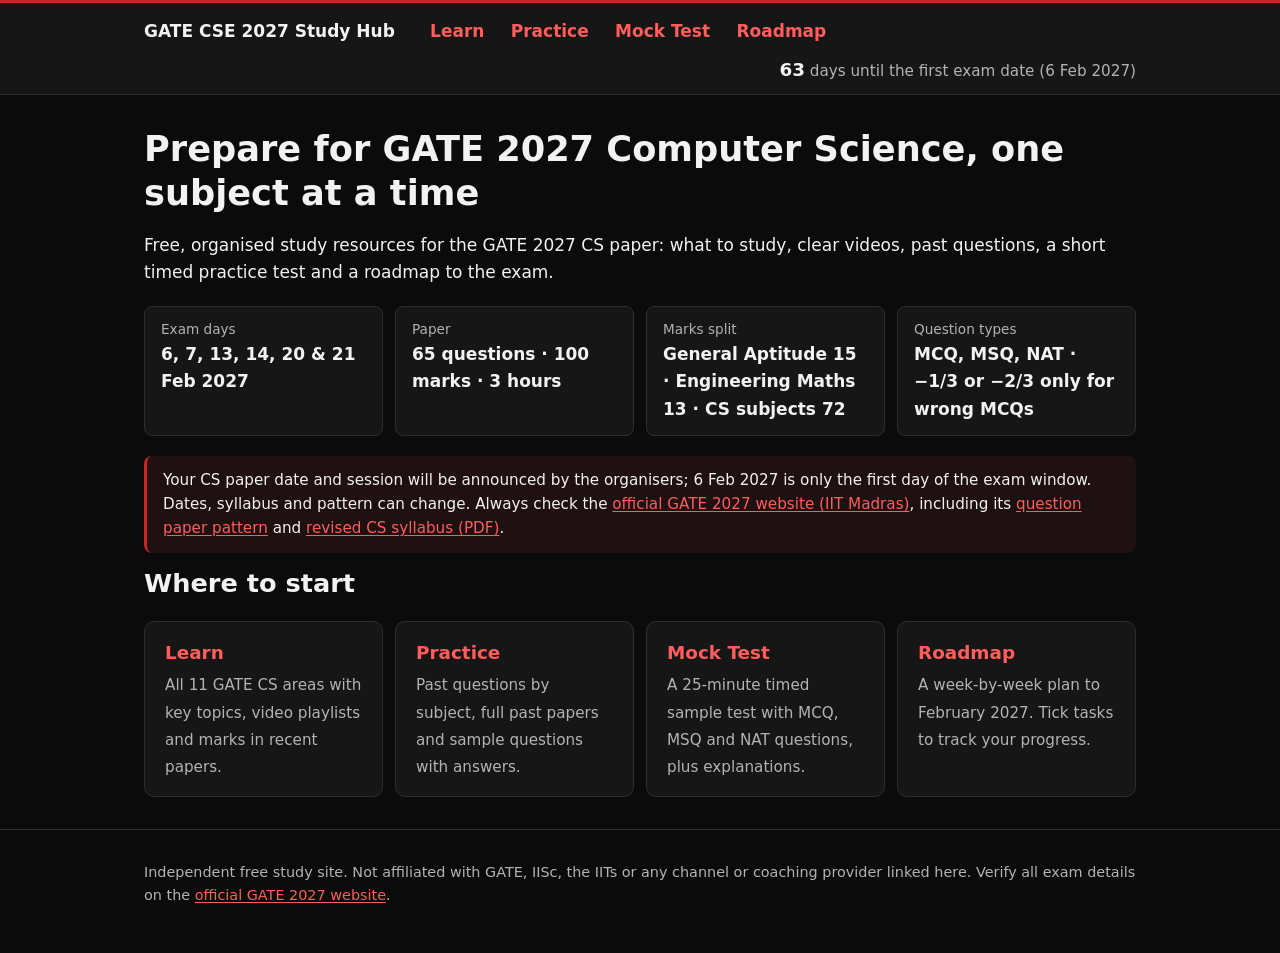
<file: index.html>
<!doctype html>
<html lang="en">
<head>
  <meta charset="utf-8">
  <meta name="viewport" content="width=device-width, initial-scale=1">
  <title>GATE CSE 2027 Study Hub – Free Videos, Practice, Mock Test &amp; Roadmap</title>
  <meta name="description" content="Free GATE 2027 Computer Science (CS) preparation hub: subject-wise syllabus, clear video playlists, past-question links, a timed sample mock test and a week-by-week roadmap to the February 2027 exam.">
  <meta name="theme-color" content="#0b0b0b">
  <link rel="icon" href="data:image/svg+xml,%3Csvg xmlns='http://www.w3.org/2000/svg' viewBox='0 0 32 32'%3E%3Crect width='32' height='32' rx='6' fill='%23c62828'/%3E%3Ctext x='16' y='22' font-size='16' text-anchor='middle' fill='white' font-family='sans-serif'%3EG%3C/text%3E%3C/svg%3E">
  <link rel="stylesheet" href="styles.css">
</head>
<body>
  <a class="skip" href="#main">Skip to content</a>

  <header class="site-header">
    <div class="wrap header-inner">
      <a class="brand" href="index.html" aria-current="page">GATE CSE 2027 Study Hub</a>
      <nav aria-label="Main">
        <ul>
          <li><a href="learn.html">Learn</a></li>
          <li><a href="practice.html">Practice</a></li>
          <li><a href="mock.html">Mock Test</a></li>
          <li><a href="roadmap.html">Roadmap</a></li>
        </ul>
      </nav>
      <p class="countdown" id="countdown" aria-live="polite">Calculating days until the first exam date…</p>
    </div>
  </header>

  <main id="main" class="wrap intro">
    <h1>Prepare for GATE 2027 Computer Science, one subject at a time</h1>
    <p>Free, organised study resources for the GATE 2027 CS paper: what to study, clear videos, past questions, a short timed practice test and a roadmap to the exam.</p>
    <dl class="facts">
      <div><dt>Exam days</dt><dd>6, 7, 13, 14, 20 &amp; 21 Feb 2027</dd></div>
      <div><dt>Paper</dt><dd>65 questions · 100 marks · 3 hours</dd></div>
      <div><dt>Marks split</dt><dd>General Aptitude 15 · Engineering Maths 13 · CS subjects 72</dd></div>
      <div><dt>Question types</dt><dd>MCQ, MSQ, NAT · −1/3 or −2/3 only for wrong MCQs</dd></div>
    </dl>
    <p class="note">Your CS paper date and session will be announced by the organisers; 6 Feb 2027 is only the first day of the exam window. Dates, syllabus and pattern can change. Always check the <a href="https://gate2027.iitm.ac.in/">official GATE 2027 website (IIT Madras)</a>, including its <a href="https://gate2027.iitm.ac.in/question_paper_pattern">question paper pattern</a> and <a href="https://gate2027.iitm.ac.in/static/doc/GATE2027_Syllabus/CS_GATE2027_Syllabus.pdf">revised CS syllabus (PDF)</a>.</p>

    <h2>Where to start</h2>
    <ul class="hub">
      <li><a class="hub-card" href="learn.html"><strong>Learn</strong><span>All 11 GATE CS areas with key topics, video playlists and marks in recent papers.</span></a></li>
      <li><a class="hub-card" href="practice.html"><strong>Practice</strong><span>Past questions by subject, full past papers and sample questions with answers.</span></a></li>
      <li><a class="hub-card" href="mock.html"><strong>Mock Test</strong><span>A 25-minute timed sample test with MCQ, MSQ and NAT questions, plus explanations.</span></a></li>
      <li><a class="hub-card" href="roadmap.html"><strong>Roadmap</strong><span>A week-by-week plan to February 2027. Tick tasks to track your progress.</span></a></li>
    </ul>
  </main>

  <footer class="site-footer">
    <div class="wrap">
      <p>Independent free study site. Not affiliated with GATE, IISc, the IITs or any channel or coaching provider linked here. Verify all exam details on the <a href="https://gate2027.iitm.ac.in/">official GATE 2027 website</a>.</p>
    </div>
  </footer>

  <script src="app.js"></script>
</body>
</html>
</file>
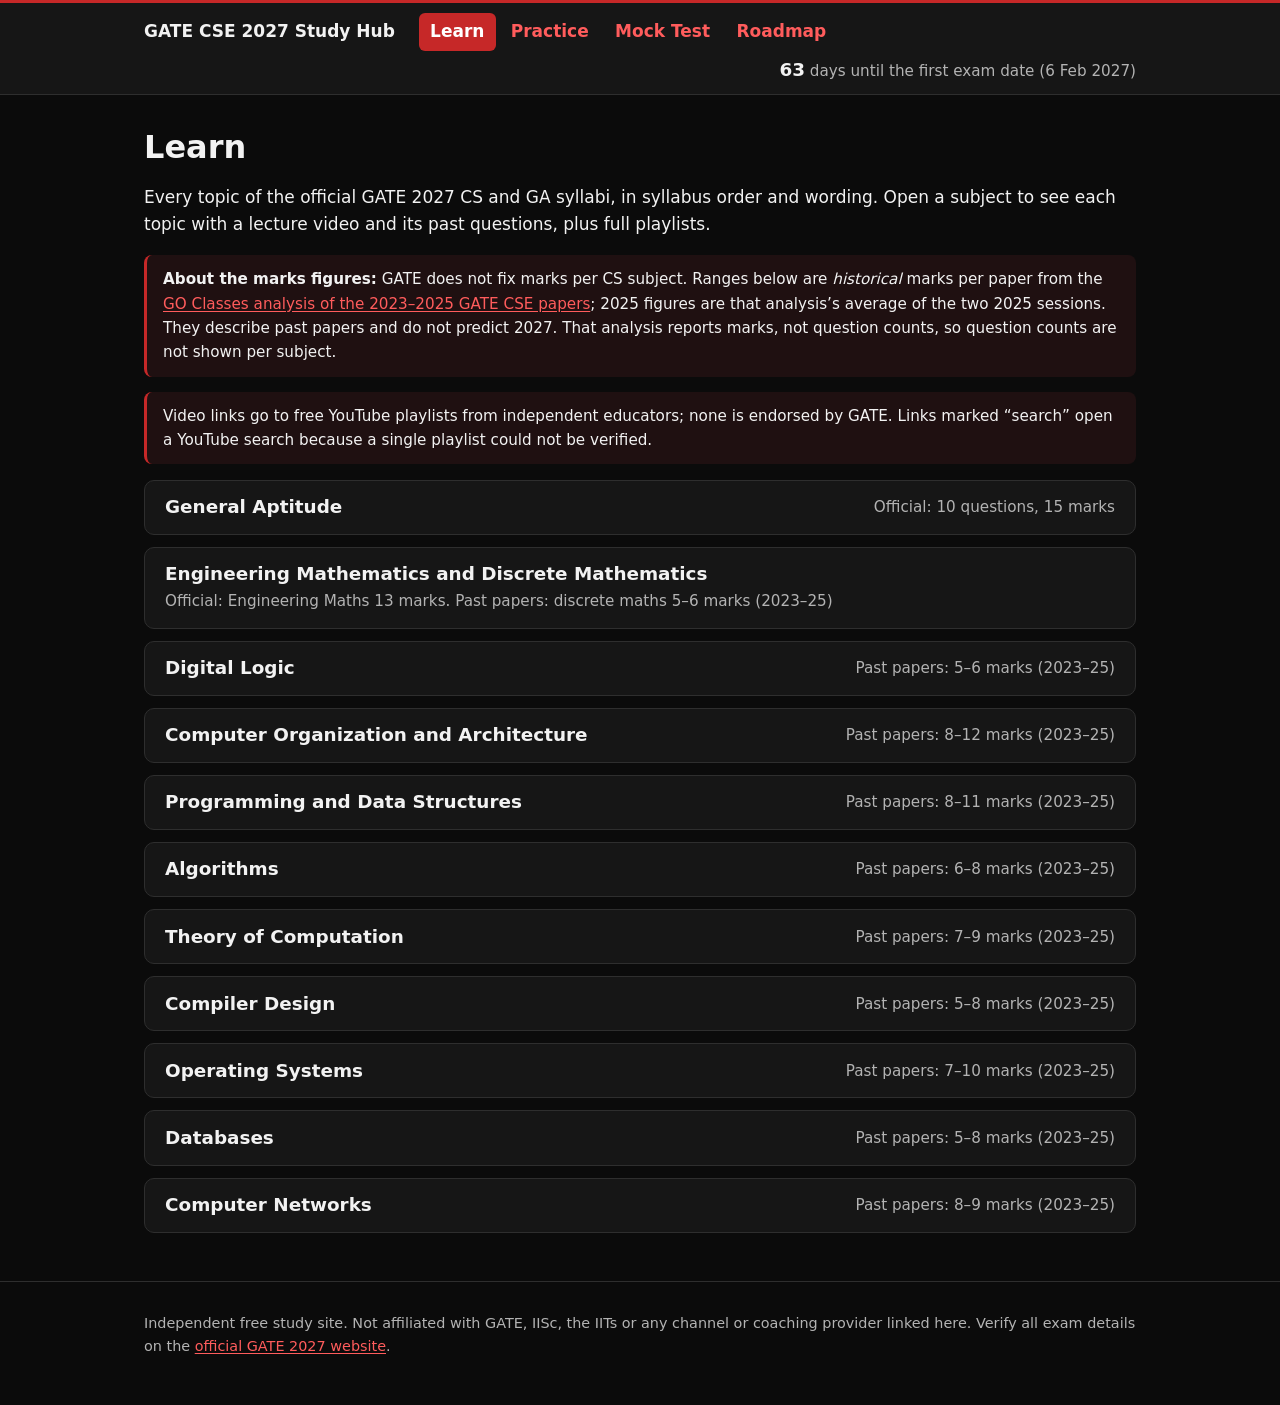
<file: learn.html>
<!doctype html>
<html lang="en">
<head>
  <meta charset="utf-8">
  <meta name="viewport" content="width=device-width, initial-scale=1">
  <title>Learn – GATE CSE 2027 Subjects, Topics &amp; Video Playlists</title>
  <meta name="description" content="GATE 2027 CS syllabus by subject: key topics, recent-paper marks, and free video playlists from Gate Smashers, Neso Academy, Abdul Bari and KnowledgeGATE.">
  <meta name="theme-color" content="#0b0b0b">
  <link rel="icon" href="data:image/svg+xml,%3Csvg xmlns='http://www.w3.org/2000/svg' viewBox='0 0 32 32'%3E%3Crect width='32' height='32' rx='6' fill='%23c62828'/%3E%3Ctext x='16' y='22' font-size='16' text-anchor='middle' fill='white' font-family='sans-serif'%3EG%3C/text%3E%3C/svg%3E">
  <link rel="stylesheet" href="styles.css">
</head>
<body>
  <a class="skip" href="#main">Skip to content</a>

  <header class="site-header">
    <div class="wrap header-inner">
      <a class="brand" href="index.html">GATE CSE 2027 Study Hub</a>
      <nav aria-label="Main">
        <ul>
          <li><a href="learn.html" aria-current="page">Learn</a></li>
          <li><a href="practice.html">Practice</a></li>
          <li><a href="mock.html">Mock Test</a></li>
          <li><a href="roadmap.html">Roadmap</a></li>
        </ul>
      </nav>
      <p class="countdown" id="countdown" aria-live="polite">Calculating days until the first exam date…</p>
    </div>
  </header>

  <main id="main" class="wrap section">
    <h1>Learn</h1>
    <p>Every topic of the official GATE 2027 CS and GA syllabi, in syllabus order and wording. Open a subject to see each topic with a lecture video and its past questions, plus full playlists.</p>
    <p class="note"><strong>About the marks figures:</strong> GATE does not fix marks per CS subject. Ranges below are <em>historical</em> marks per paper from the <a href="https://www.goclasses.in/blog/a-strategic-analysis-of-subject-wise-weightage-trends-in-gate-cse-2023-2025">GO Classes analysis of the 2023–2025 GATE CSE papers</a>; 2025 figures are that analysis’s average of the two 2025 sessions. They describe past papers and do not predict 2027. That analysis reports marks, not question counts, so question counts are not shown per subject.</p>
    <p class="note">Video links go to free YouTube playlists from independent educators; none is endorsed by GATE. Links marked “search” open a YouTube search because a single playlist could not be verified.</p>
    <div class="subjects" id="subjects"></div>
  </main>

  <footer class="site-footer">
    <div class="wrap">
      <p>Independent free study site. Not affiliated with GATE, IISc, the IITs or any channel or coaching provider linked here. Verify all exam details on the <a href="https://gate2027.iitm.ac.in/">official GATE 2027 website</a>.</p>
    </div>
  </footer>

  <script src="syllabus.js"></script>
  <script src="app.js"></script>
</body>
</html>
</file>
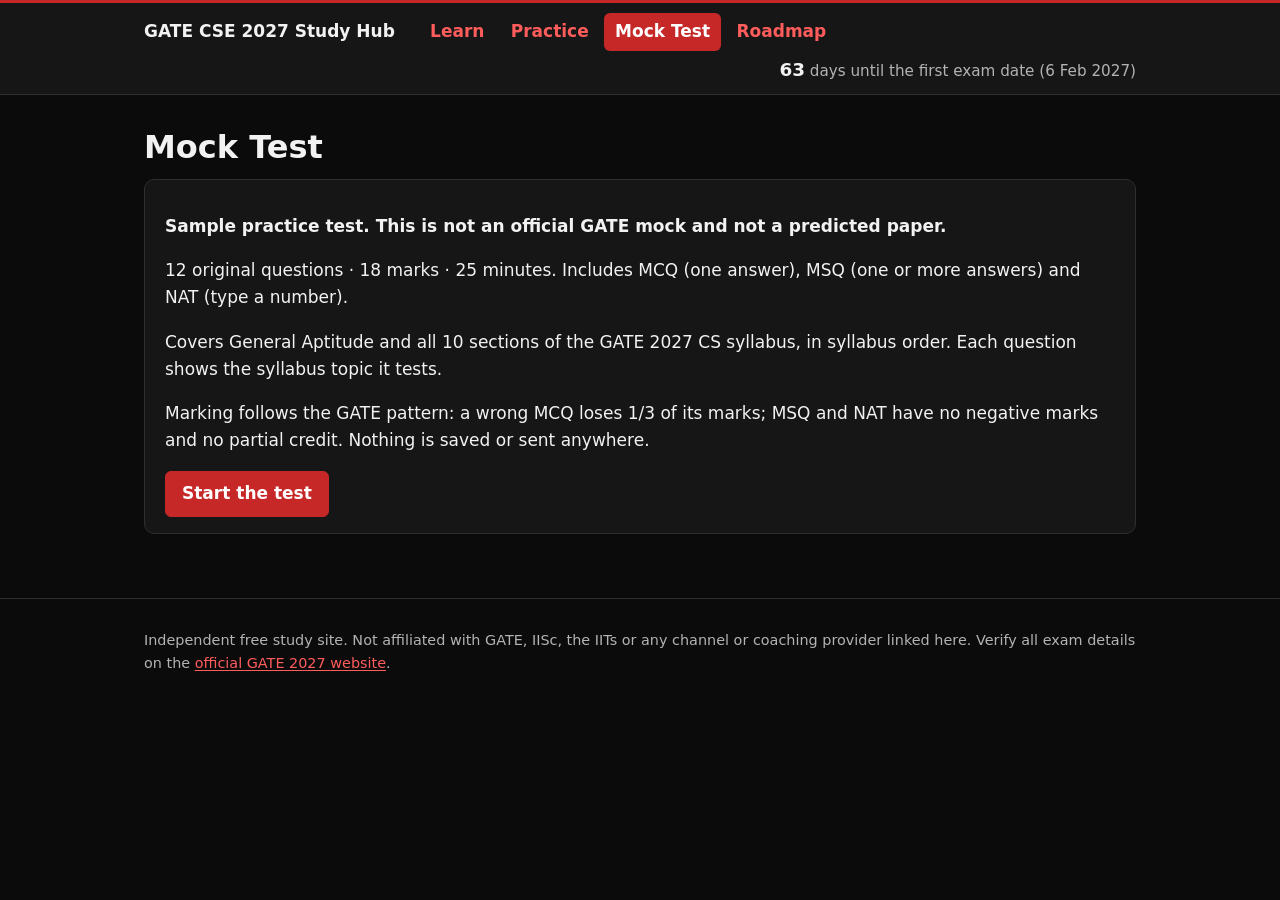
<file: mock.html>
<!doctype html>
<html lang="en">
<head>
  <meta charset="utf-8">
  <meta name="viewport" content="width=device-width, initial-scale=1">
  <title>Mock Test – Free Timed GATE CSE Sample Test</title>
  <meta name="description" content="A free 25-minute timed GATE CSE sample practice test with MCQ, MSQ and NAT questions, GATE-style negative marking, and answers with explanations.">
  <meta name="theme-color" content="#0b0b0b">
  <link rel="icon" href="data:image/svg+xml,%3Csvg xmlns='http://www.w3.org/2000/svg' viewBox='0 0 32 32'%3E%3Crect width='32' height='32' rx='6' fill='%23c62828'/%3E%3Ctext x='16' y='22' font-size='16' text-anchor='middle' fill='white' font-family='sans-serif'%3EG%3C/text%3E%3C/svg%3E">
  <link rel="stylesheet" href="styles.css">
</head>
<body>
  <a class="skip" href="#main">Skip to content</a>

  <header class="site-header">
    <div class="wrap header-inner">
      <a class="brand" href="index.html">GATE CSE 2027 Study Hub</a>
      <nav aria-label="Main">
        <ul>
          <li><a href="learn.html">Learn</a></li>
          <li><a href="practice.html">Practice</a></li>
          <li><a href="mock.html" aria-current="page">Mock Test</a></li>
          <li><a href="roadmap.html">Roadmap</a></li>
        </ul>
      </nav>
      <p class="countdown" id="countdown" aria-live="polite">Calculating days until the first exam date…</p>
    </div>
  </header>

  <main id="main" class="wrap section">
    <h1>Mock Test</h1>
    <div id="mock-root"></div>
  </main>

  <footer class="site-footer">
    <div class="wrap">
      <p>Independent free study site. Not affiliated with GATE, IISc, the IITs or any channel or coaching provider linked here. Verify all exam details on the <a href="https://gate2027.iitm.ac.in/">official GATE 2027 website</a>.</p>
    </div>
  </footer>

  <script src="app.js"></script>
</body>
</html>
</file>
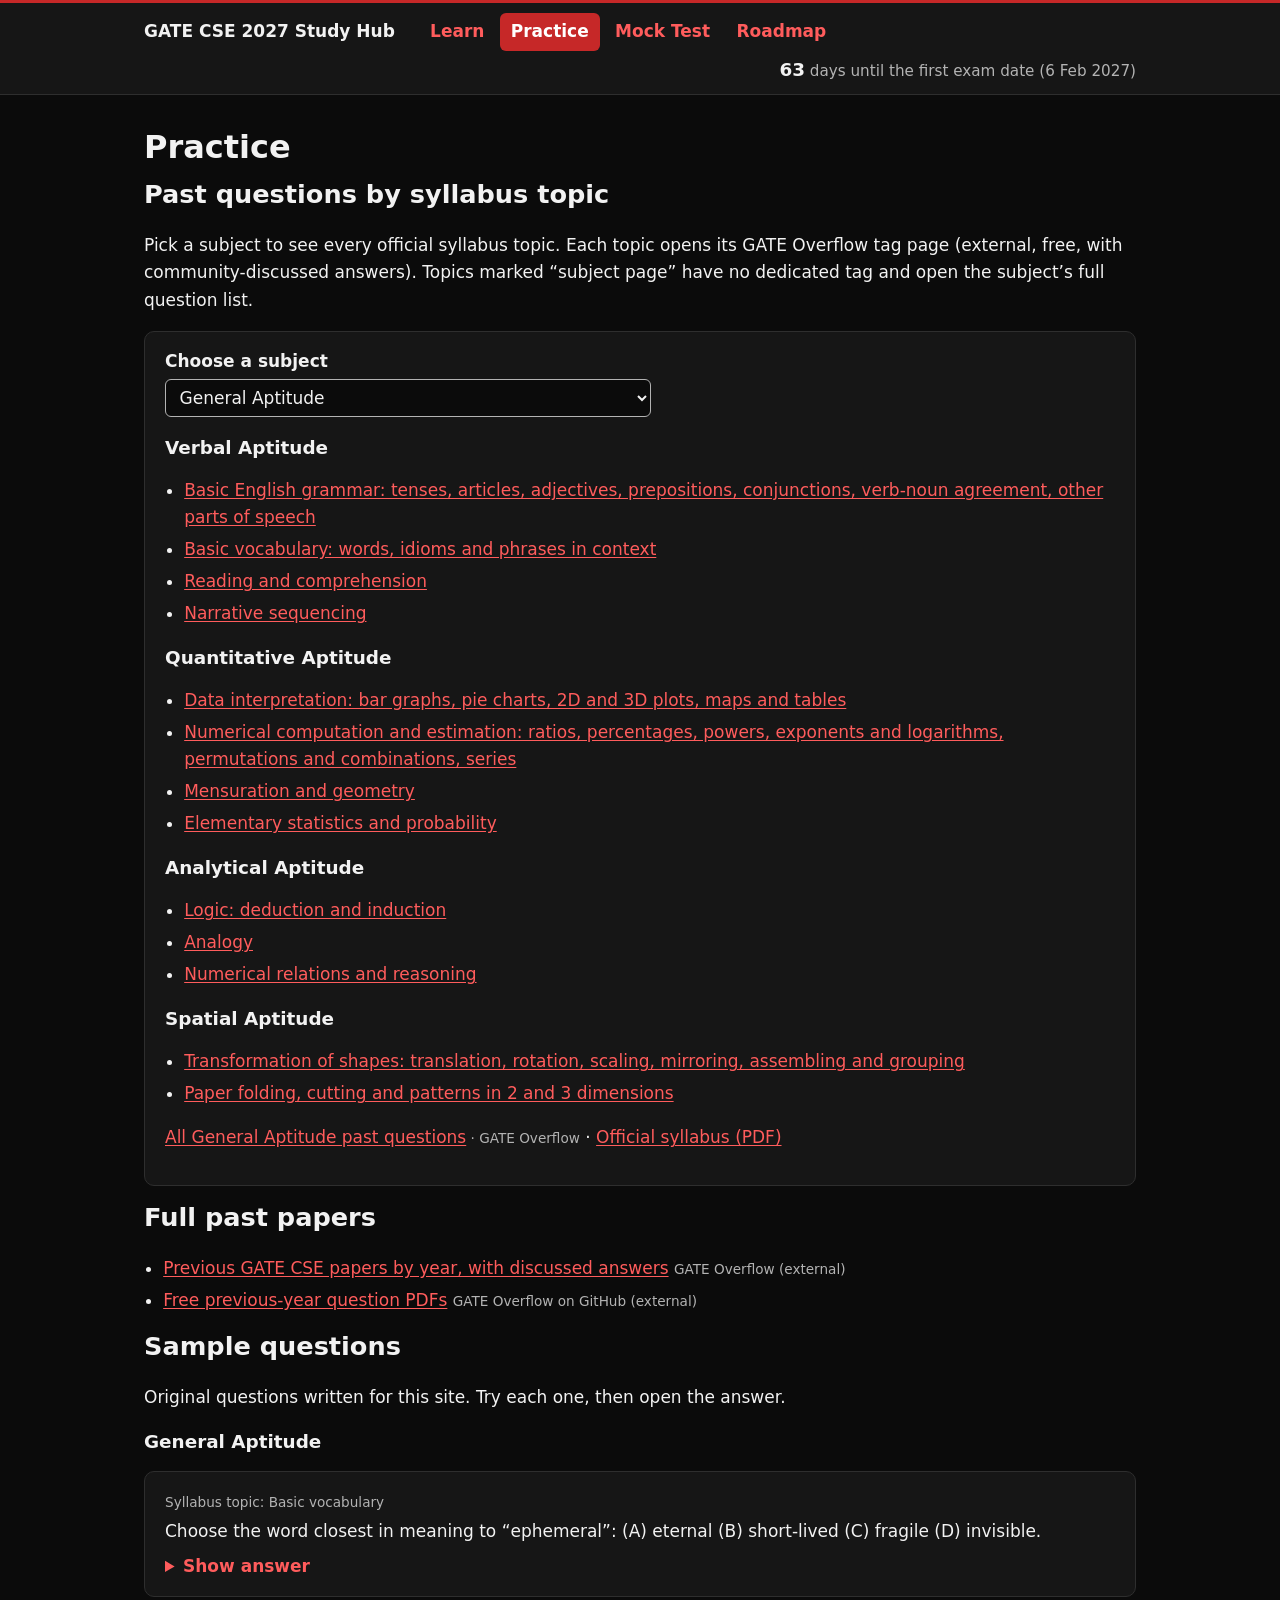
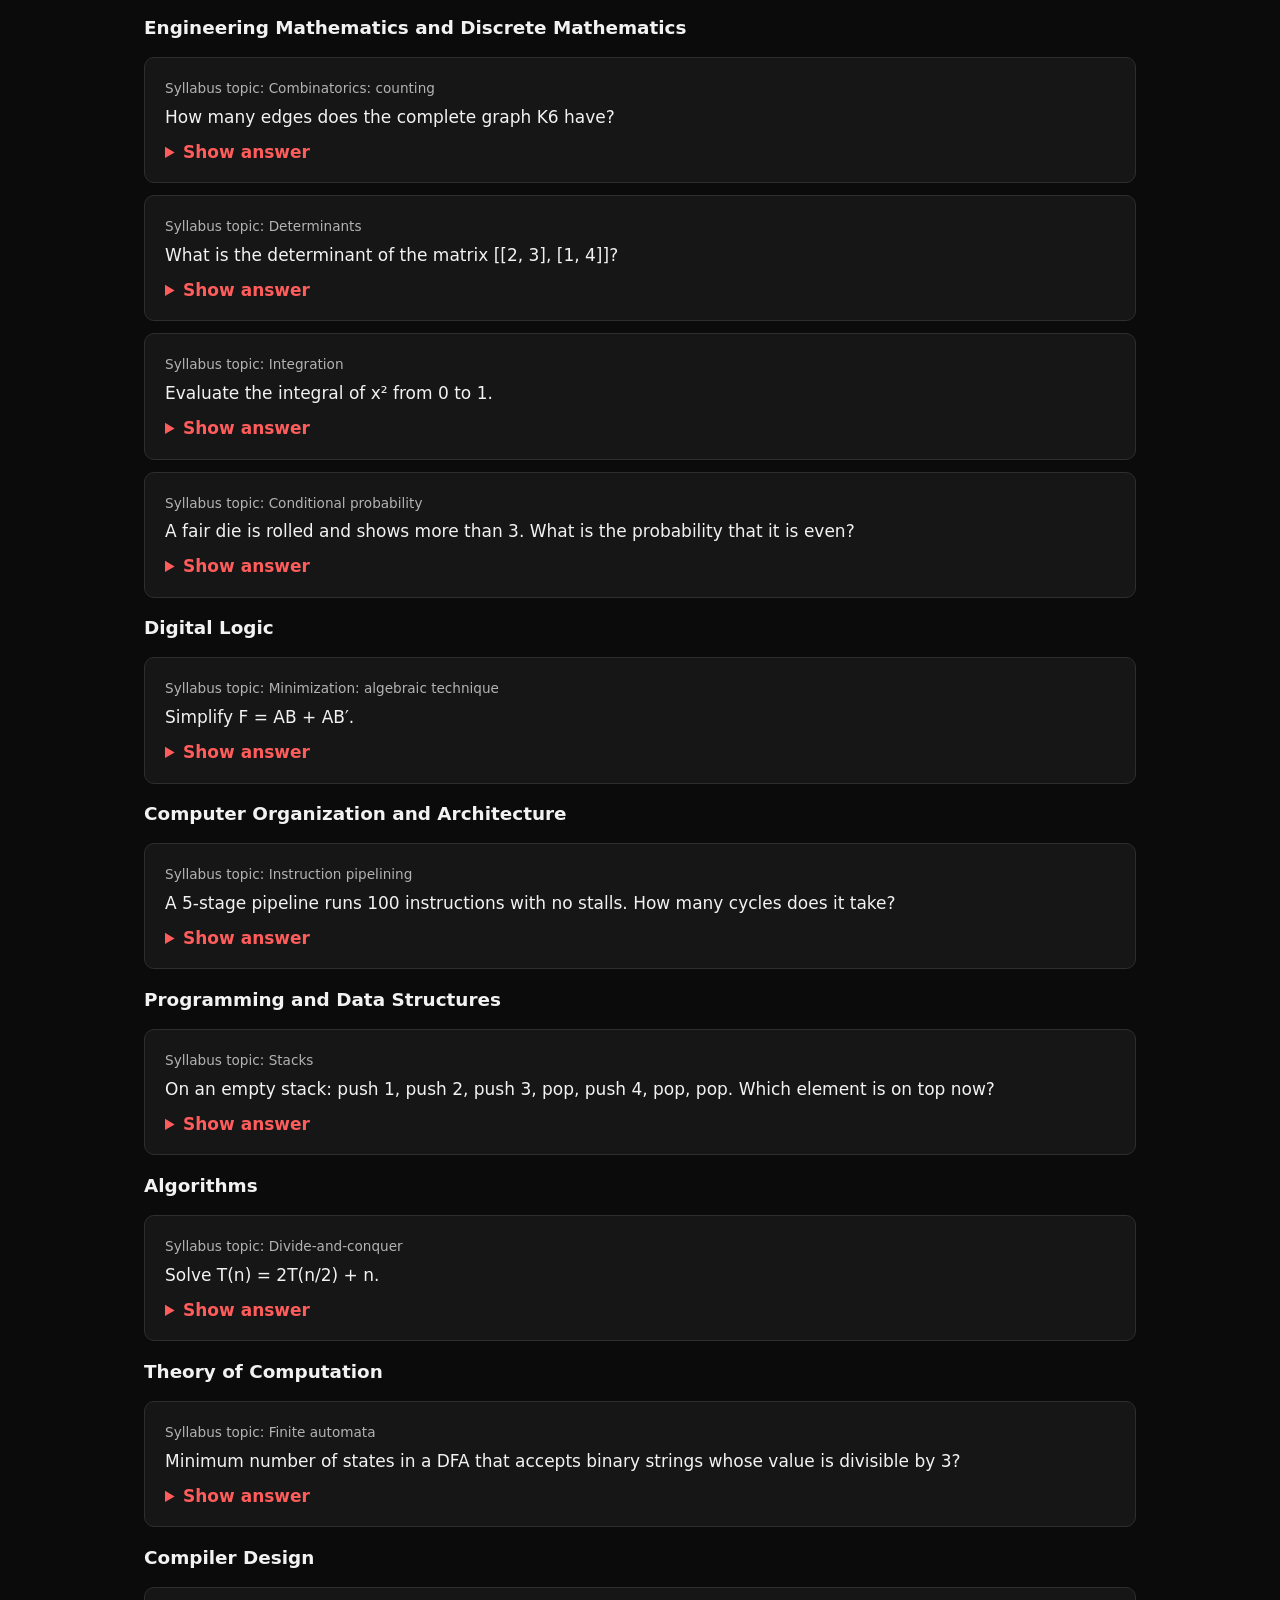
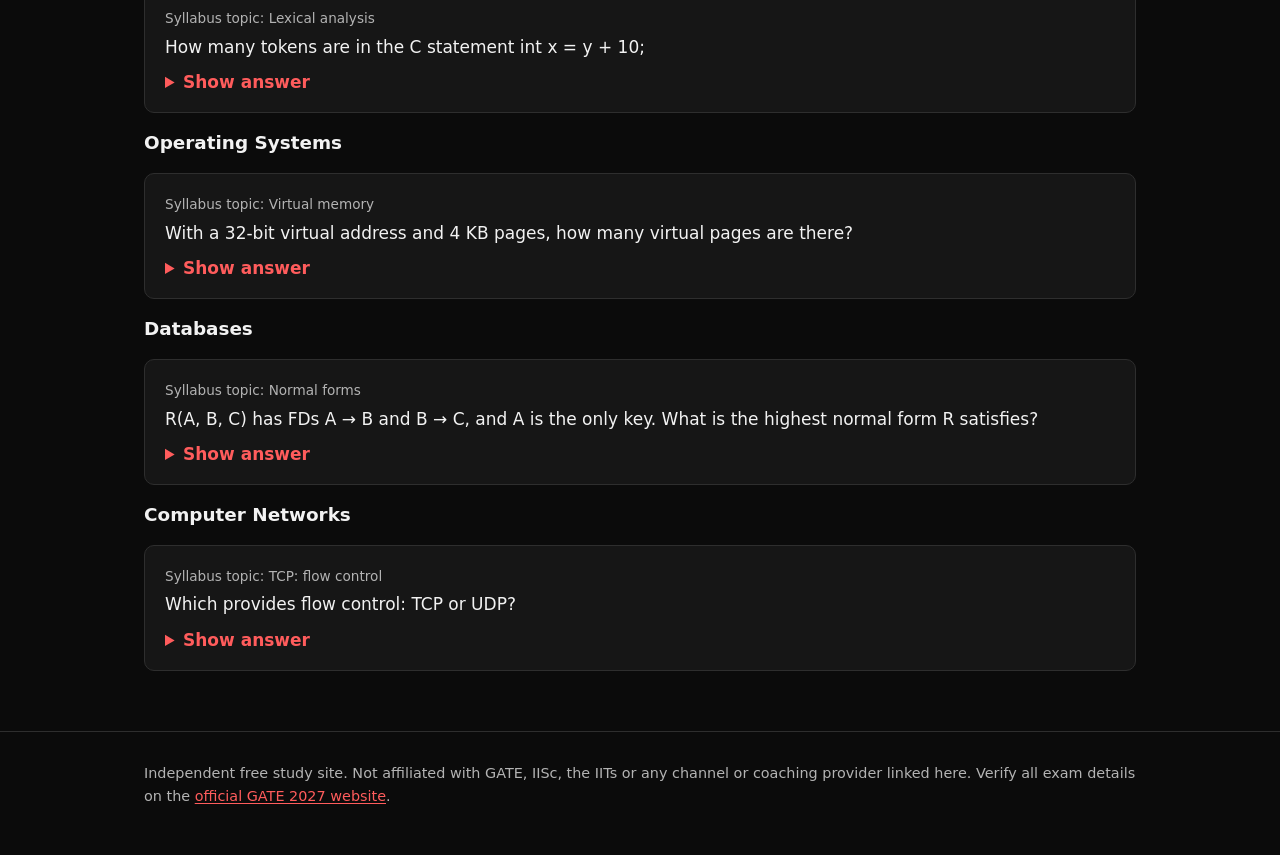
<file: practice.html>
<!doctype html>
<html lang="en">
<head>
  <meta charset="utf-8">
  <meta name="viewport" content="width=device-width, initial-scale=1">
  <title>Practice – GATE CSE Past Questions by Subject</title>
  <meta name="description" content="GATE CSE past questions by subject, full previous-year papers and sample questions with answers and explanations, for GATE 2027 preparation.">
  <meta name="theme-color" content="#0b0b0b">
  <link rel="icon" href="data:image/svg+xml,%3Csvg xmlns='http://www.w3.org/2000/svg' viewBox='0 0 32 32'%3E%3Crect width='32' height='32' rx='6' fill='%23c62828'/%3E%3Ctext x='16' y='22' font-size='16' text-anchor='middle' fill='white' font-family='sans-serif'%3EG%3C/text%3E%3C/svg%3E">
  <link rel="stylesheet" href="styles.css">
</head>
<body>
  <a class="skip" href="#main">Skip to content</a>

  <header class="site-header">
    <div class="wrap header-inner">
      <a class="brand" href="index.html">GATE CSE 2027 Study Hub</a>
      <nav aria-label="Main">
        <ul>
          <li><a href="learn.html">Learn</a></li>
          <li><a href="practice.html" aria-current="page">Practice</a></li>
          <li><a href="mock.html">Mock Test</a></li>
          <li><a href="roadmap.html">Roadmap</a></li>
        </ul>
      </nav>
      <p class="countdown" id="countdown" aria-live="polite">Calculating days until the first exam date…</p>
    </div>
  </header>

  <main id="main" class="wrap section">
    <h1>Practice</h1>
    <h2>Past questions by syllabus topic</h2>
    <p>Pick a subject to see every official syllabus topic. Each topic opens its GATE Overflow tag page (external, free, with community-discussed answers). Topics marked “subject page” have no dedicated tag and open the subject’s full question list.</p>
    <div class="card">
      <label for="practice-subject">Choose a subject</label>
      <select id="practice-subject"></select>
      <div id="practice-links" aria-live="polite"></div>
    </div>

    <h2>Full past papers</h2>
    <ul class="links">
      <li><a href="https://gateoverflow.in/previous-years">Previous GATE CSE papers by year, with discussed answers</a> <span class="provider">GATE Overflow (external)</span></li>
      <li><a href="https://github.com/GATEOverflow/GO-PDFs/releases">Free previous-year question PDFs</a> <span class="provider">GATE Overflow on GitHub (external)</span></li>
    </ul>

    <h2>Sample questions</h2>
    <p>Original questions written for this site. Try each one, then open the answer.</p>
    <div id="samples"></div>
  </main>

  <footer class="site-footer">
    <div class="wrap">
      <p>Independent free study site. Not affiliated with GATE, IISc, the IITs or any channel or coaching provider linked here. Verify all exam details on the <a href="https://gate2027.iitm.ac.in/">official GATE 2027 website</a>.</p>
    </div>
  </footer>

  <script src="syllabus.js"></script>
  <script src="app.js"></script>
</body>
</html>
</file>
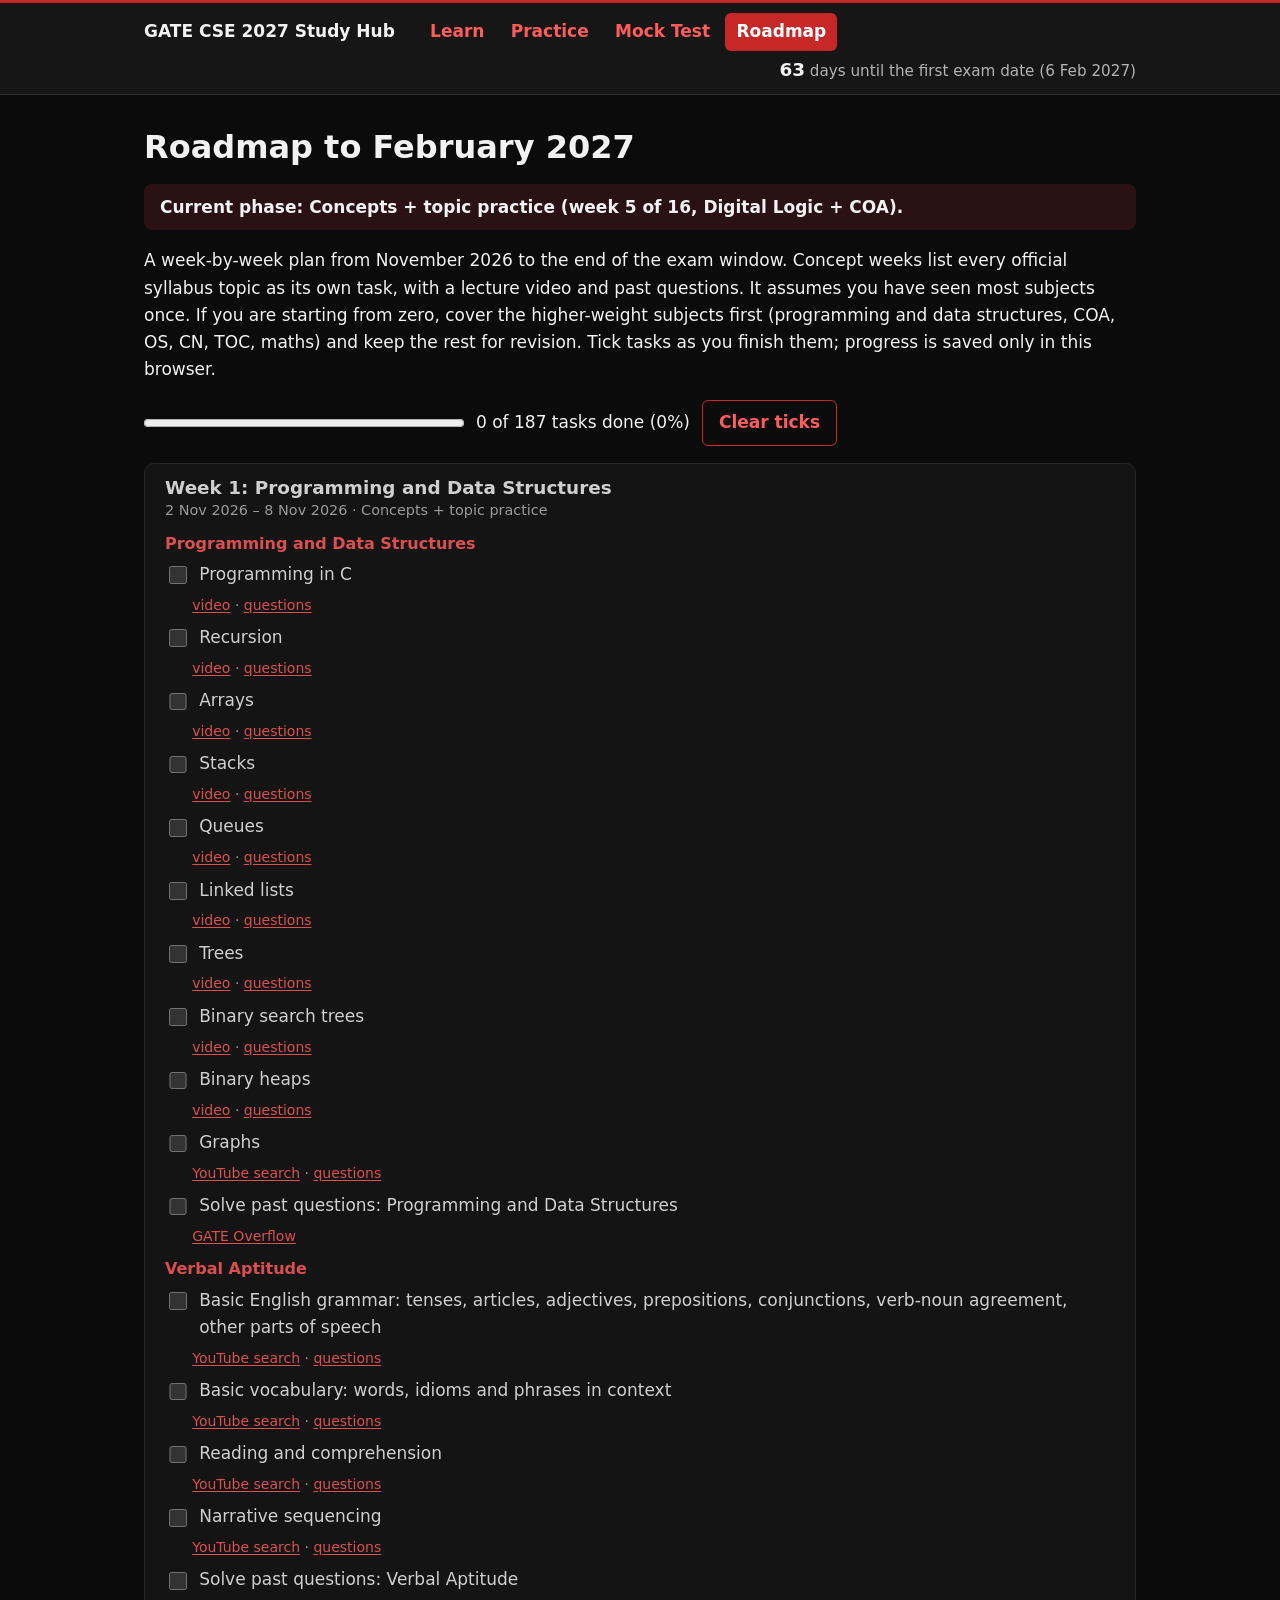
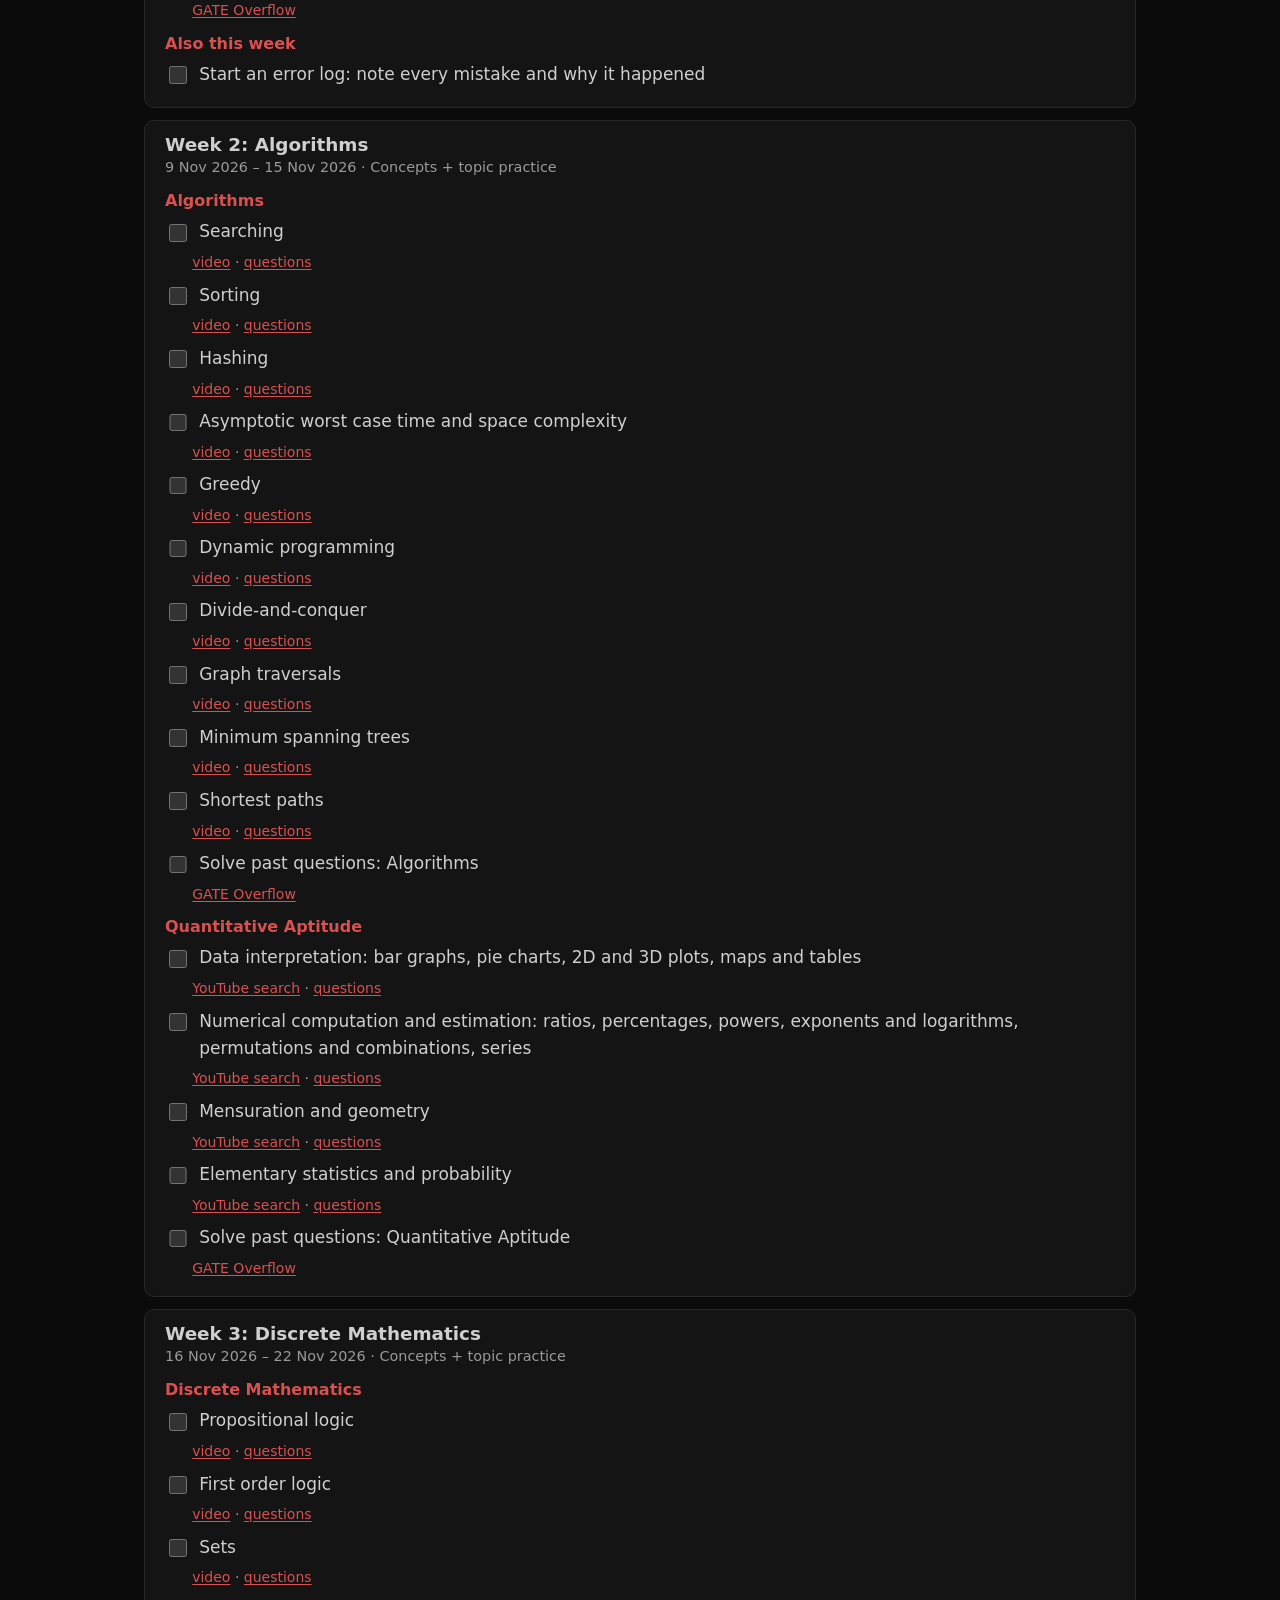
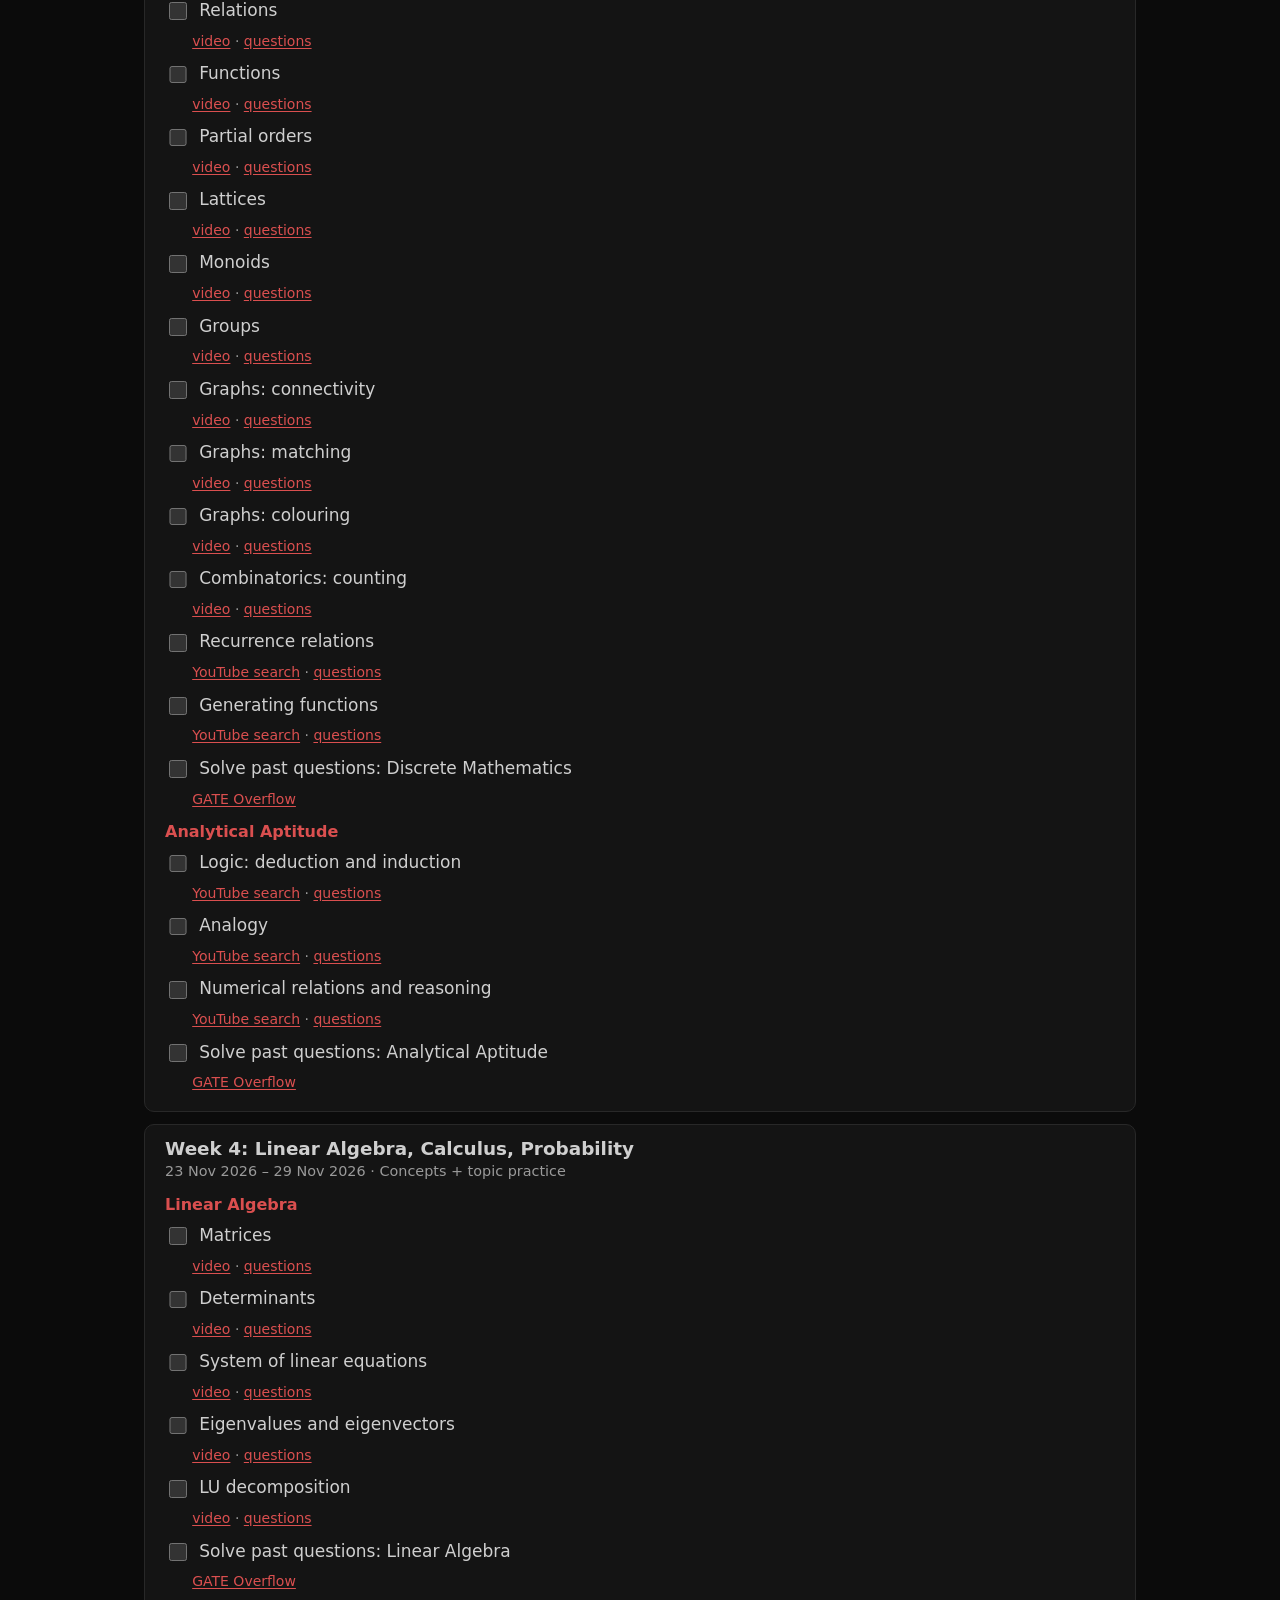
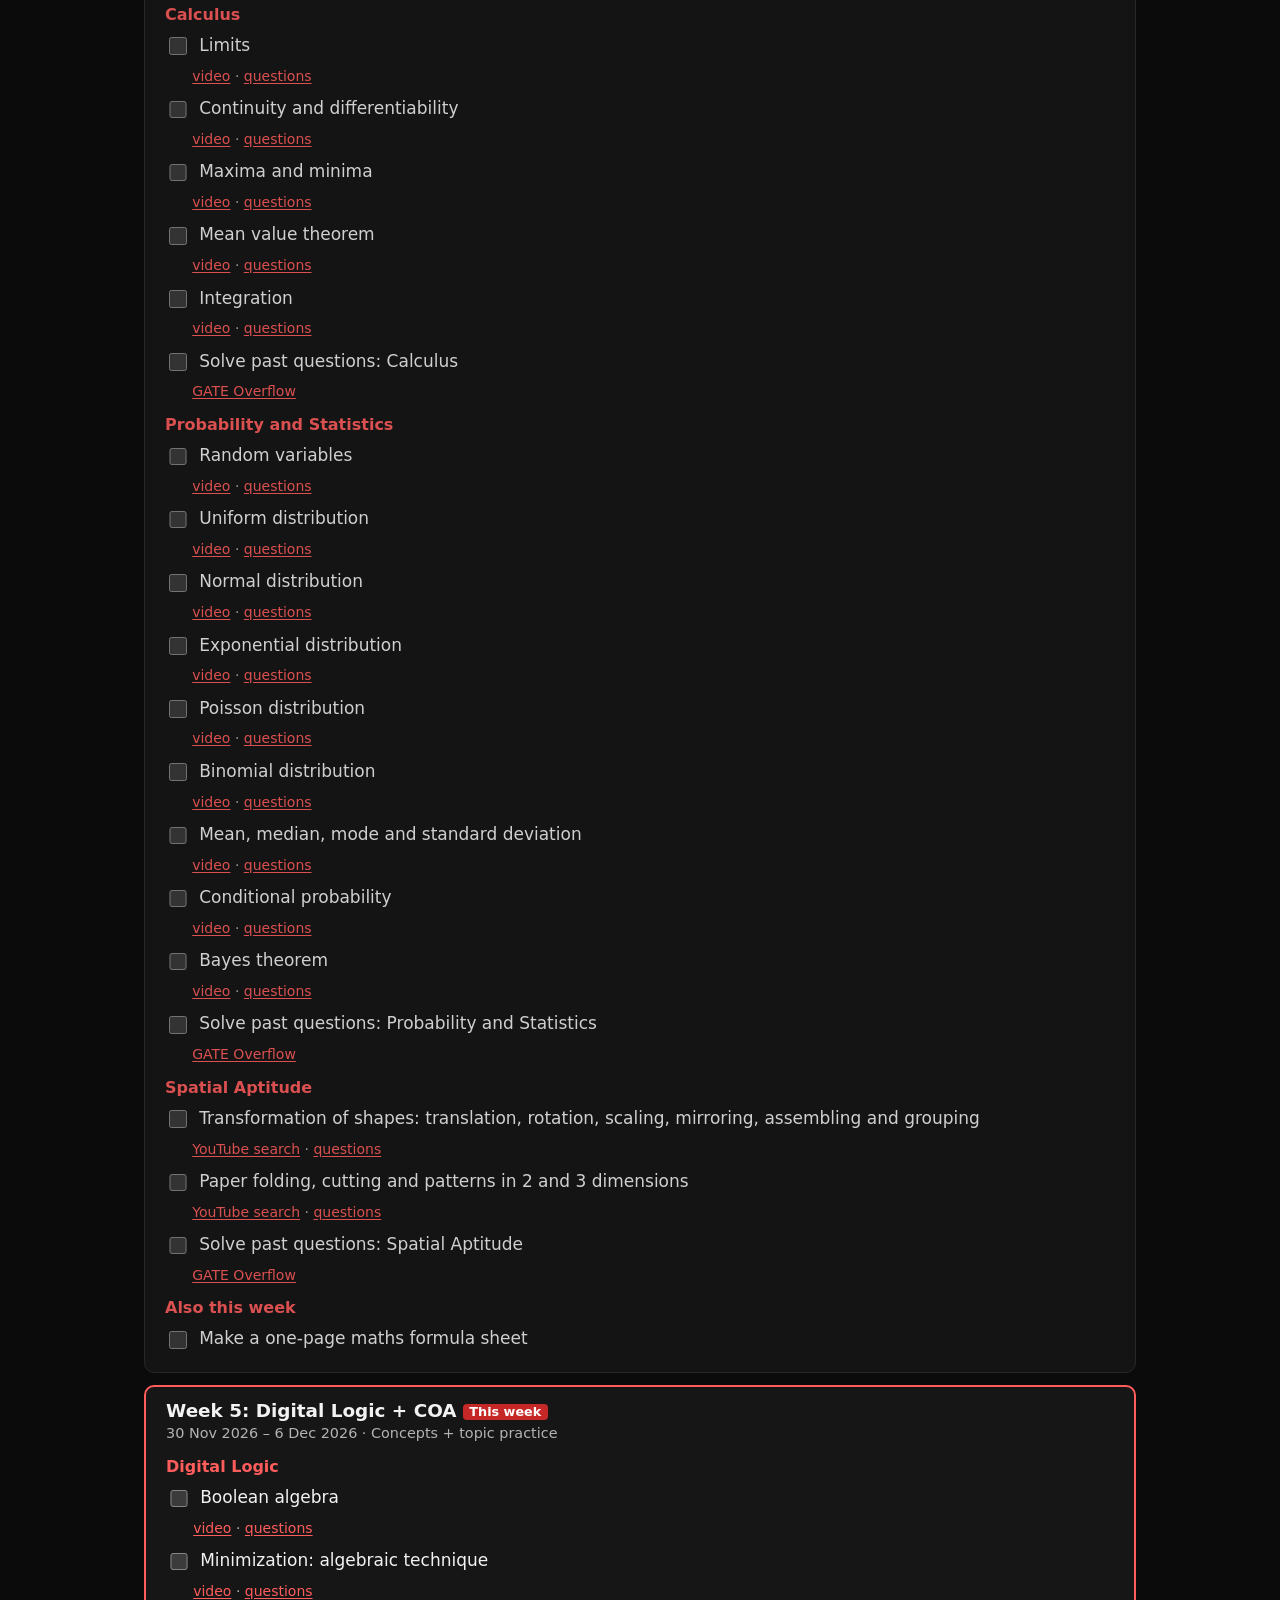
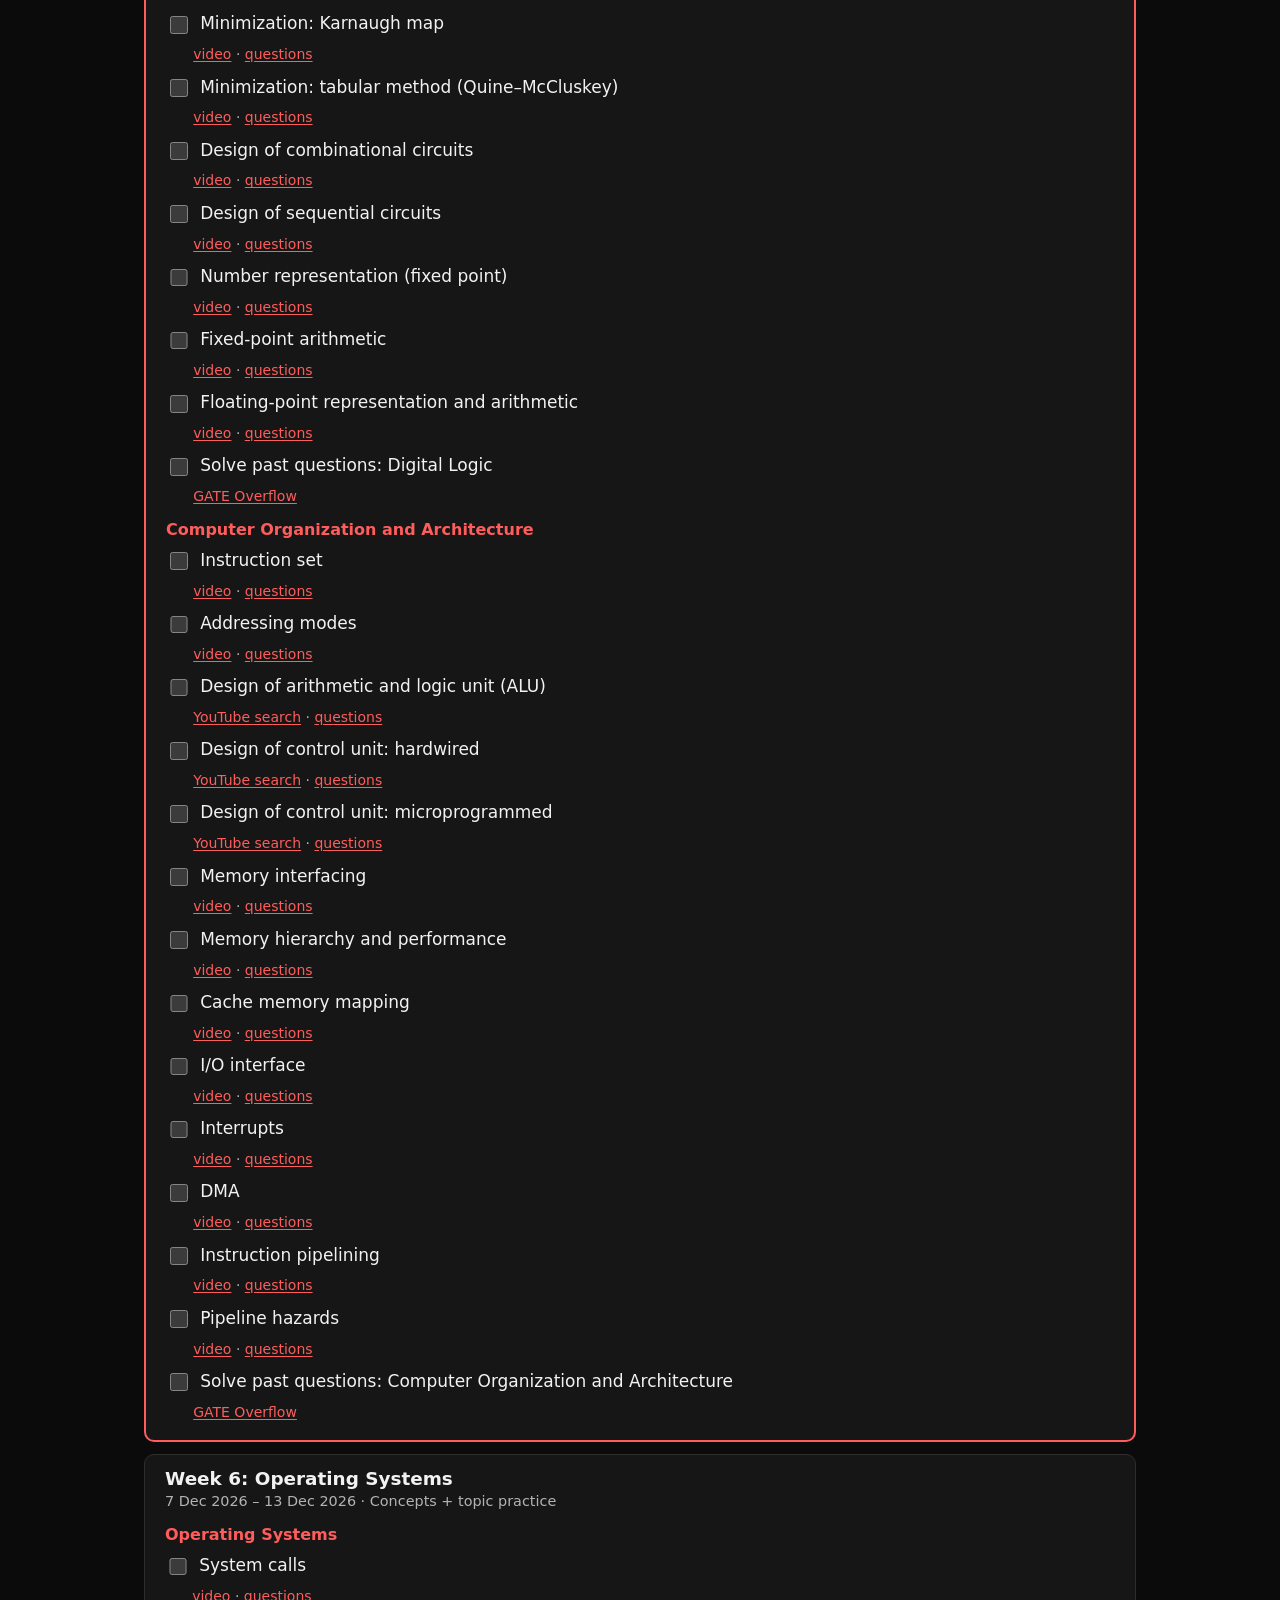
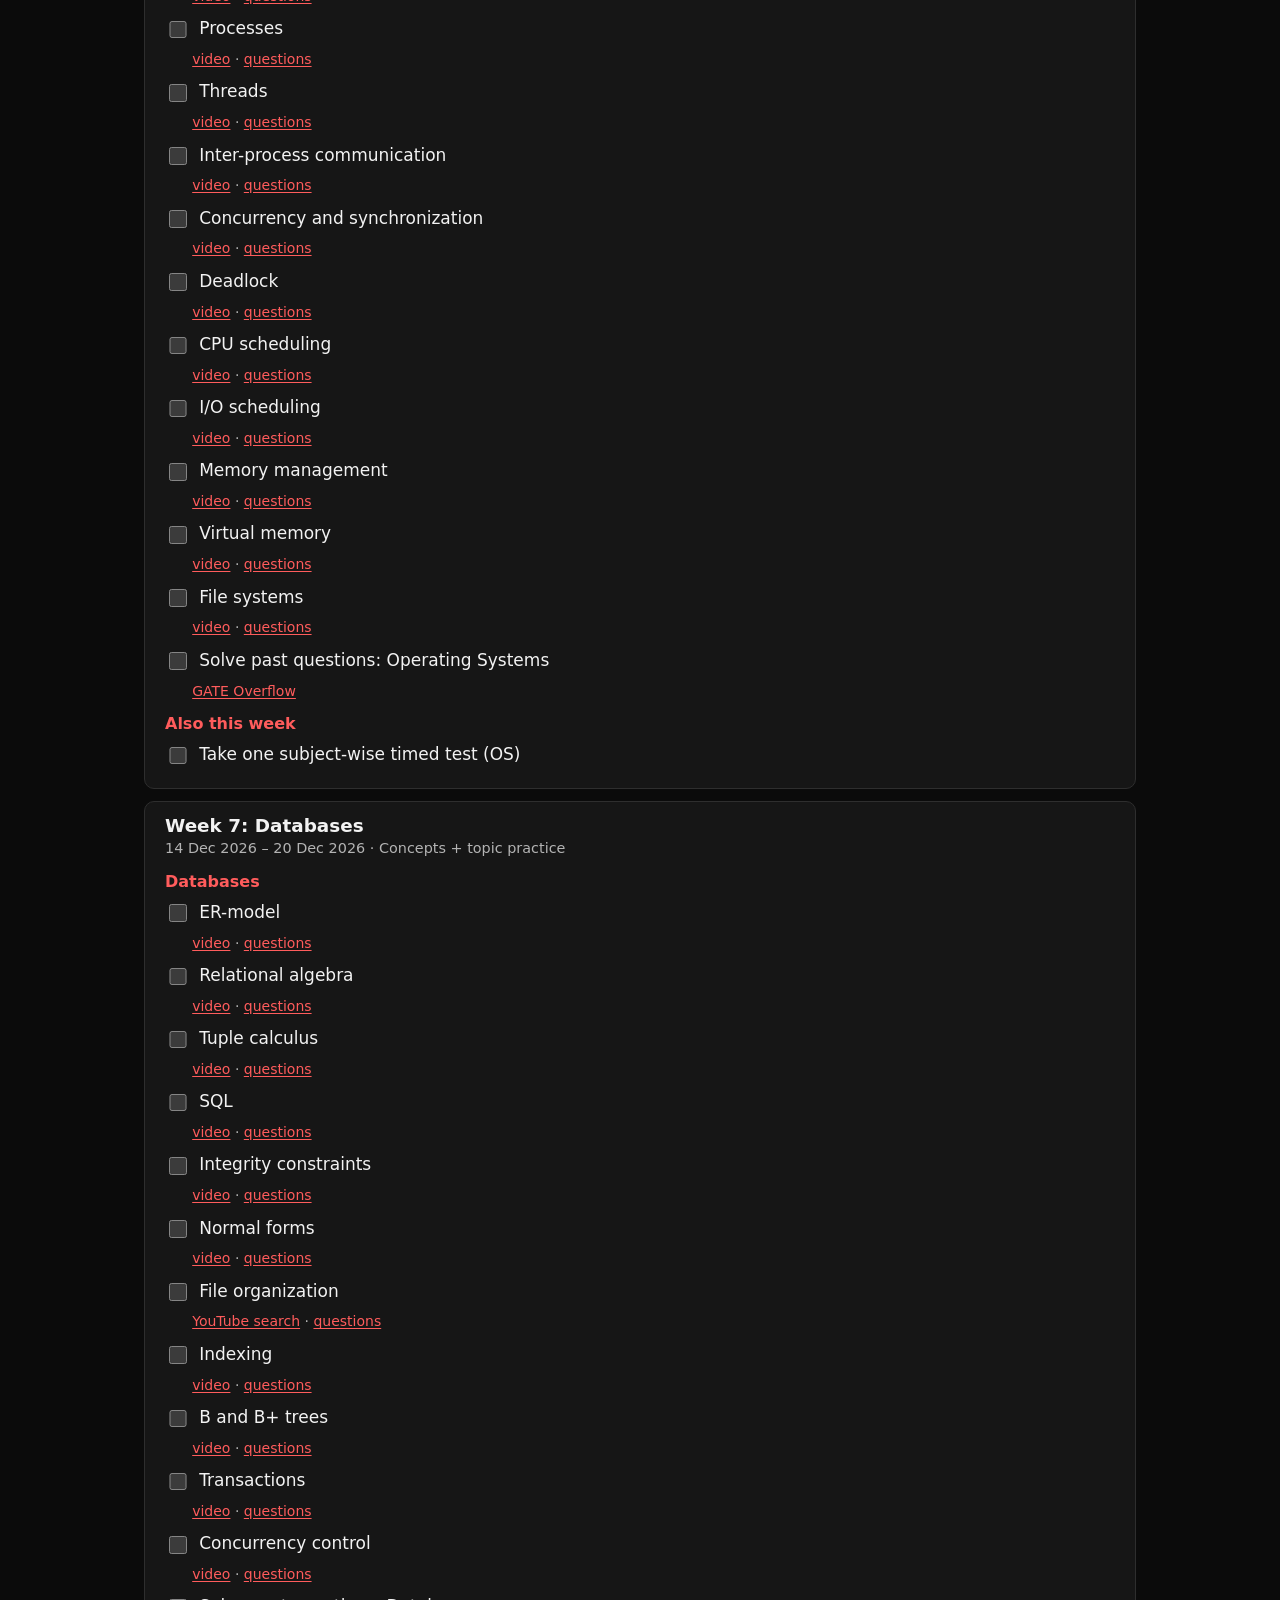
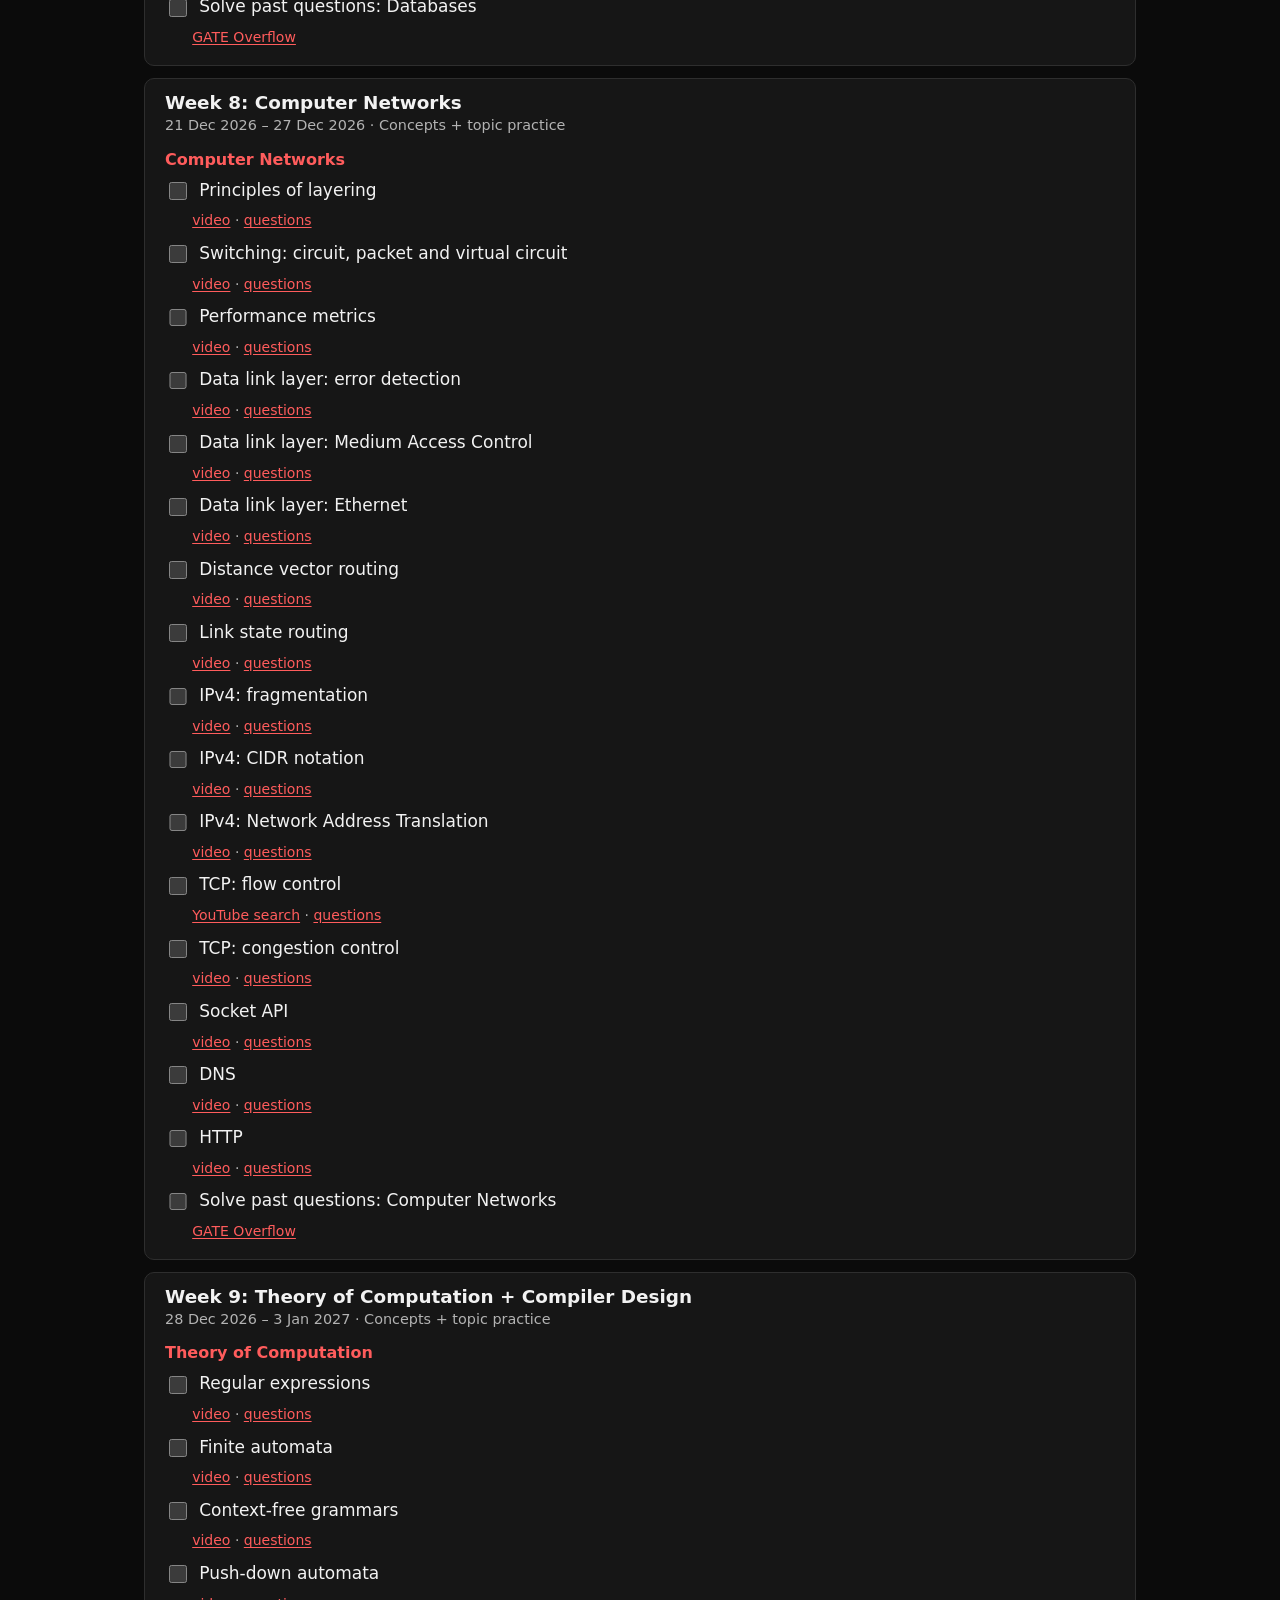
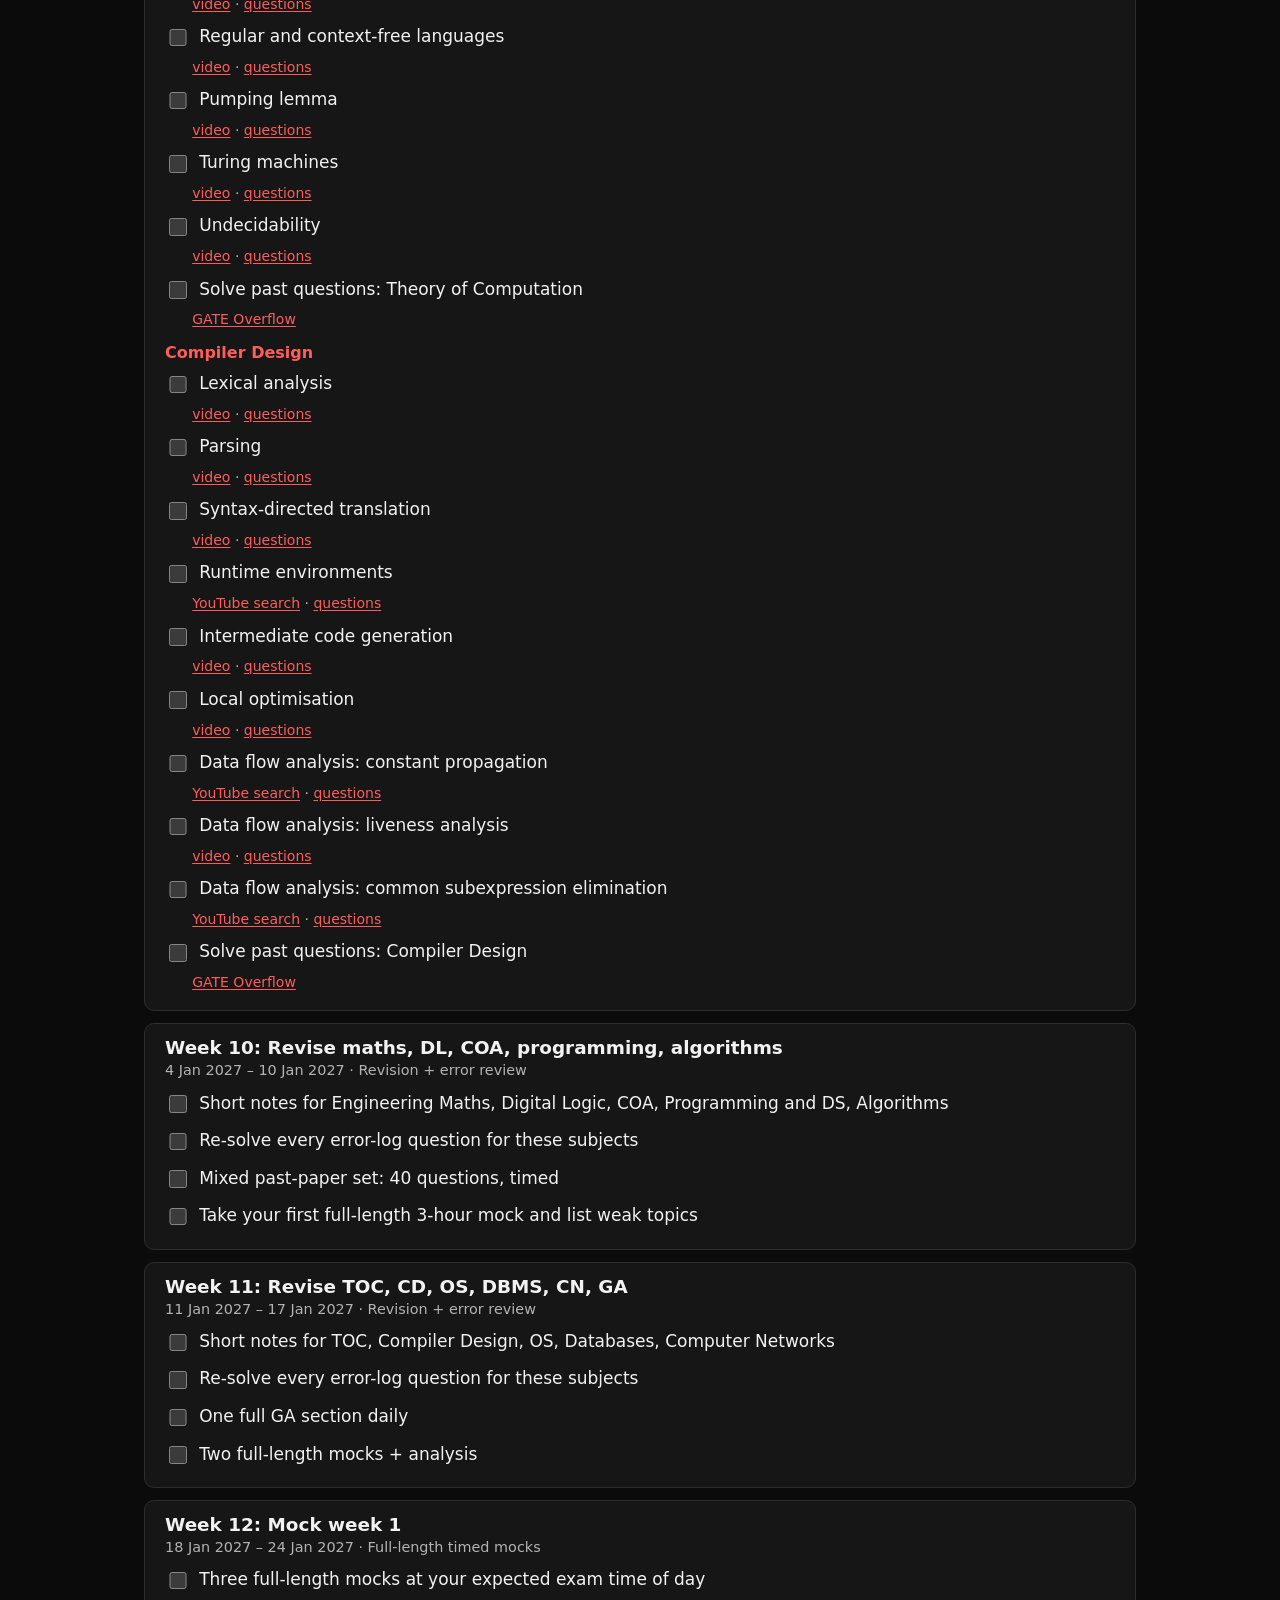
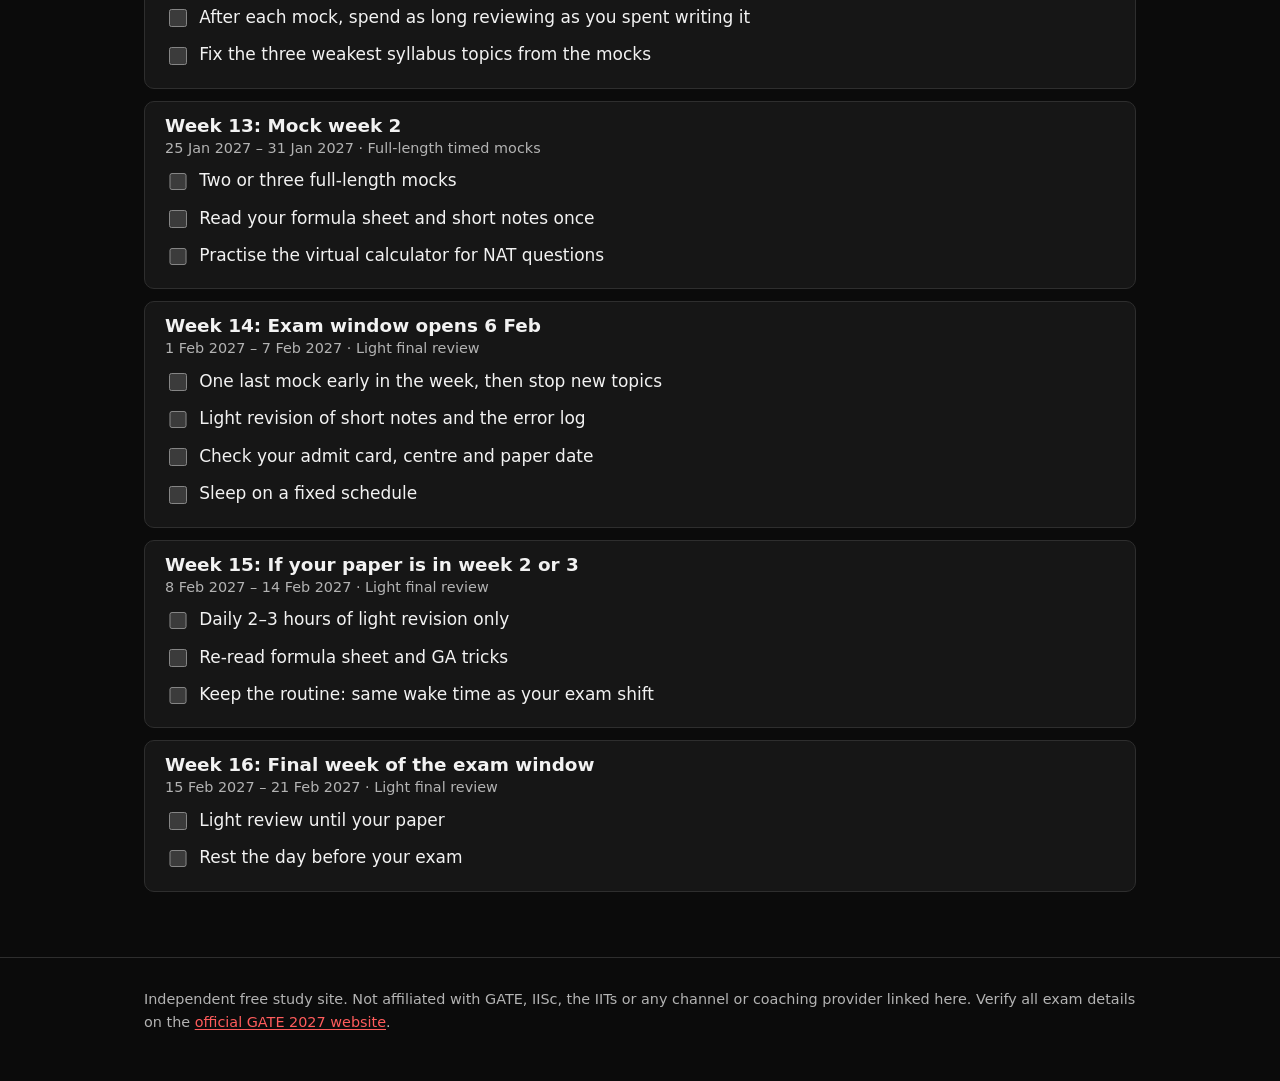
<file: roadmap.html>
<!doctype html>
<html lang="en">
<head>
  <meta charset="utf-8">
  <meta name="viewport" content="width=device-width, initial-scale=1">
  <title>Roadmap – Week-by-Week GATE CSE 2027 Study Plan</title>
  <meta name="description" content="A practical week-by-week GATE CSE 2027 study plan from November 2026 to the February 2027 exam window: concepts, past questions, revision, full mocks and final review.">
  <meta name="theme-color" content="#0b0b0b">
  <link rel="icon" href="data:image/svg+xml,%3Csvg xmlns='http://www.w3.org/2000/svg' viewBox='0 0 32 32'%3E%3Crect width='32' height='32' rx='6' fill='%23c62828'/%3E%3Ctext x='16' y='22' font-size='16' text-anchor='middle' fill='white' font-family='sans-serif'%3EG%3C/text%3E%3C/svg%3E">
  <link rel="stylesheet" href="styles.css">
</head>
<body>
  <a class="skip" href="#main">Skip to content</a>

  <header class="site-header">
    <div class="wrap header-inner">
      <a class="brand" href="index.html">GATE CSE 2027 Study Hub</a>
      <nav aria-label="Main">
        <ul>
          <li><a href="learn.html">Learn</a></li>
          <li><a href="practice.html">Practice</a></li>
          <li><a href="mock.html">Mock Test</a></li>
          <li><a href="roadmap.html" aria-current="page">Roadmap</a></li>
        </ul>
      </nav>
      <p class="countdown" id="countdown" aria-live="polite">Calculating days until the first exam date…</p>
    </div>
  </header>

  <main id="main" class="wrap section">
    <h1>Roadmap to February 2027</h1>
    <p id="phase" class="phase"></p>
    <p>A week-by-week plan from November 2026 to the end of the exam window. Concept weeks list every official syllabus topic as its own task, with a lecture video and past questions. It assumes you have seen most subjects once. If you are starting from zero, cover the higher-weight subjects first (programming and data structures, COA, OS, CN, TOC, maths) and keep the rest for revision. Tick tasks as you finish them; progress is saved only in this browser.</p>
    <div class="progress-row">
      <progress id="rm-progress" max="1" value="0" aria-labelledby="rm-progress-text"></progress>
      <span id="rm-progress-text"></span>
      <button type="button" class="btn ghost" id="rm-reset">Clear ticks</button>
    </div>
    <ol class="weeks" id="weeks"></ol>
  </main>

  <footer class="site-footer">
    <div class="wrap">
      <p>Independent free study site. Not affiliated with GATE, IISc, the IITs or any channel or coaching provider linked here. Verify all exam details on the <a href="https://gate2027.iitm.ac.in/">official GATE 2027 website</a>.</p>
    </div>
  </footer>

  <script src="syllabus.js"></script>
  <script src="app.js"></script>
</body>
</html>
</file>
<file: styles.css>
/* Black and red theme. --accent is for red text/links on black; --accent-strong is for red fills behind white text. */
:root {
  --bg: #0b0b0b;
  --surface: #161616;
  --text: #f2f2f2;
  --muted: #b3b3b3;
  --line: #2e2e2e;
  --accent: #ff5c5c;
  --accent-strong: #c62828;
  --accent-ink: #ffffff;
  --accent-soft: #2a1214;
  --ok: #5fd38a;
  --bad: #ff8a80;
  --warn-soft: #1f1011;
  --focus: #ffffff;
  color-scheme: dark;
}

* { box-sizing: border-box; }
html { scroll-behavior: smooth; scroll-padding-top: 6rem; }
@media (prefers-reduced-motion: reduce) { html { scroll-behavior: auto; } }
body {
  margin: 0;
  background: var(--bg);
  color: var(--text);
  font: 1.0625rem/1.6 system-ui, -apple-system, "Segoe UI", Roboto, sans-serif;
}
a { color: var(--accent); text-underline-offset: 2px; }
:focus-visible { outline: 3px solid var(--focus); outline-offset: 2px; border-radius: 3px; }
.section:focus { outline: none; }
h1, h2, h3 { line-height: 1.25; }
h2 { font-size: 1.6rem; margin-top: 0; }
h3 { font-size: 1.15rem; }

.wrap { max-width: 64rem; margin: 0 auto; padding: 0 1rem; }
.skip { position: absolute; left: -999px; top: 0; background: var(--surface); padding: .5rem 1rem; z-index: 10; }
.skip:focus { left: 1rem; top: 1rem; }

.site-header {
  position: sticky; top: 0; z-index: 5;
  background: var(--surface); border-top: 3px solid var(--accent-strong); border-bottom: 1px solid var(--line);
}
input, progress { accent-color: var(--accent-strong); }
.header-inner { display: flex; flex-wrap: wrap; align-items: center; gap: .25rem 1.5rem; padding-top: .6rem; padding-bottom: .6rem; }
.brand { font-weight: 700; color: var(--text); text-decoration: none; }
nav ul { display: flex; flex-wrap: wrap; gap: .25rem; list-style: none; margin: 0; padding: 0; }
nav a { display: block; padding: .35rem .7rem; border-radius: 6px; text-decoration: none; font-weight: 600; }
nav a:hover { background: var(--accent-soft); }
nav a[aria-current="page"] { background: var(--accent-strong); color: var(--accent-ink); }
.countdown { margin: 0 0 0 auto; font-size: .95rem; color: var(--muted); }
.countdown strong { color: var(--text); font-size: 1.15rem; }
@media (max-width: 40rem) {
  .countdown { margin-left: 0; width: 100%; }
  .site-header { position: static; }
  html { scroll-padding-top: 1rem; }
}

.intro { padding-top: 2rem; }
.intro h1 { font-size: clamp(1.6rem, 4vw, 2.2rem); margin: 0 0 .5rem; }
.facts { display: grid; grid-template-columns: repeat(auto-fit, minmax(13rem, 1fr)); gap: .75rem; margin: 1.25rem 0; }
.facts div { background: var(--surface); border: 1px solid var(--line); border-radius: 8px; padding: .75rem 1rem; }
.facts dt { font-size: .85rem; color: var(--muted); }
.facts dd { margin: 0; font-weight: 600; }
.note { background: var(--warn-soft); border-left: 3px solid var(--accent-strong); border-radius: 8px; padding: .75rem 1rem; font-size: .95rem; }

.section { padding: 2rem 1rem 1rem; }
.section h1 { font-size: clamp(1.6rem, 4vw, 2rem); margin: 0 0 .75rem; }

.hub { list-style: none; padding: 0; display: grid; grid-template-columns: repeat(auto-fit, minmax(14rem, 1fr)); gap: .75rem; }
.hub-card {
  display: block; height: 100%; padding: 1rem 1.25rem; text-decoration: none; color: var(--text);
  background: var(--surface); border: 1px solid var(--line); border-radius: 10px;
}
.hub-card:hover { border-color: var(--accent); }
.hub-card strong { display: block; color: var(--accent); font-size: 1.15rem; margin-bottom: .25rem; }
.hub-card span { color: var(--muted); font-size: .95rem; }
.card { background: var(--surface); border: 1px solid var(--line); border-radius: 10px; padding: 1rem 1.25rem; margin-bottom: 1rem; }

.subjects { display: grid; gap: .75rem; }
.subject { background: var(--surface); border: 1px solid var(--line); border-radius: 10px; }
.subject > summary { cursor: pointer; padding: .9rem 1.25rem; display: flex; flex-wrap: wrap; justify-content: space-between; gap: .25rem 1rem; }
.subject > summary h2 { display: inline; margin: 0; font-size: 1.15rem; }
.subject > summary .weight { color: var(--muted); font-size: .95rem; }
.subject[open] > summary { border-bottom: 1px solid var(--line); }
.subject-body { padding: .5rem 1.25rem 1rem; display: grid; gap: 0 2rem; grid-template-columns: minmax(0, 3fr) minmax(0, 2fr); }
@media (max-width: 48rem) { .subject-body { grid-template-columns: 1fr; } }
.subject-body h3 { margin: .75rem 0 .25rem; font-size: 1rem; }
.subject-body ul { margin: 0; padding-left: 1.2rem; }
.channel, .provider, .tag { font-size: .85rem; color: var(--muted); }
.covers { display: block; font-size: .85rem; color: var(--text); }
.syllabus h4 { margin: .9rem 0 .25rem; color: var(--accent); font-size: .95rem; text-transform: uppercase; letter-spacing: .04em; }
.topic-list { padding-left: 1.4rem; margin: 0; }
.topic-list li { margin-bottom: .6rem; }
.topic { display: block; font-weight: 600; }
.topic-links, .task-links { display: block; font-size: .875rem; color: var(--muted); }
.task-links { margin: -.1rem 0 .3rem 1.7rem; }
.topic-links .label { color: var(--muted); }
.week-group { font-size: 1rem; margin: .75rem 0 .1rem; color: var(--accent); }
.subject-body li { margin-bottom: .35rem; }
.tag { border: 1px solid var(--line); border-radius: 4px; padding: 0 .3rem; margin-left: .25rem; }

label { font-weight: 600; display: block; margin-bottom: .25rem; }
select, input[type="number"], input[type="text"] {
  font: inherit; color: var(--text); background: var(--bg);
  border: 1px solid var(--muted); border-radius: 6px; padding: .45rem .6rem; max-width: 100%;
}
.links { padding-left: 1.2rem; }
.links li { margin: .3rem 0; }

.sample { background: var(--surface); border: 1px solid var(--line); border-radius: 10px; padding: 1rem 1.25rem; margin-bottom: .75rem; }
.sample p { margin: .25rem 0; }
.sample details summary { cursor: pointer; color: var(--accent); font-weight: 600; margin-top: .5rem; }

.btn {
  font: inherit; font-weight: 600; cursor: pointer;
  background: var(--accent-strong); color: var(--accent-ink);
  border: 1px solid var(--accent-strong); border-radius: 6px; padding: .5rem 1rem;
}
.btn.ghost { background: transparent; color: var(--accent); }
.btn:disabled { opacity: .5; cursor: not-allowed; }

/* Mock test */
.mock-bar { display: flex; flex-wrap: wrap; align-items: center; justify-content: space-between; gap: .5rem; margin-bottom: 1rem; }
.timer { font-variant-numeric: tabular-nums; font-weight: 700; font-size: 1.1rem; }
.timer.low { color: var(--bad); }
.palette { display: flex; flex-wrap: wrap; gap: .4rem; list-style: none; padding: 0; margin: 0 0 1rem; }
.palette button {
  font: inherit; min-width: 2.75rem; min-height: 2.75rem; border-radius: 6px; cursor: pointer;
  border: 1px solid var(--muted); background: var(--surface); color: var(--text);
}
.palette button.answered { background: var(--accent-soft); border-color: var(--accent); }
.palette button[aria-current="true"] { outline: 2px solid var(--accent); font-weight: 700; }
fieldset { border: 0; margin: 0; padding: 0; min-width: 0; }
legend { font-weight: 600; margin-bottom: .5rem; padding: 0; }
.qmeta { color: var(--muted); font-size: .9rem; margin: 0 0 .25rem; }
.option { display: flex; gap: .6rem; align-items: flex-start; padding: .5rem .6rem; border: 1px solid var(--line); border-radius: 6px; margin-bottom: .4rem; font-weight: 400; cursor: pointer; }
.option input { margin-top: .35rem; }
.qnav { display: flex; flex-wrap: wrap; gap: .5rem; margin-top: 1rem; }
.qnav .spacer { flex: 1; }
.result-q { border-top: 1px solid var(--line); padding: .75rem 0; }
.result-q h3 { font-size: 1rem; margin: 0 0 .25rem; }
.ok { color: var(--ok); font-weight: 700; }
.bad { color: var(--bad); font-weight: 700; }
.skipq { color: var(--muted); font-weight: 700; }
.score { font-size: 1.4rem; font-weight: 700; }

/* Roadmap */
.phase { font-weight: 600; background: var(--accent-soft); padding: .6rem 1rem; border-radius: 8px; }
.progress-row { display: flex; flex-wrap: wrap; align-items: center; gap: .75rem; margin: 1rem 0; }
progress { width: min(20rem, 100%); height: 1rem; }
.weeks { list-style: none; padding: 0; display: grid; gap: .75rem; }
.week { background: var(--surface); border: 1px solid var(--line); border-radius: 10px; padding: .75rem 1.25rem; }
.week.current { border: 2px solid var(--accent); }
.week.past { opacity: .85; }
.week h2 { margin: 0; font-size: 1.15rem; }
.week .when { color: var(--muted); font-size: .9rem; margin: 0 0 .25rem; }
.week ul { list-style: none; padding: 0; margin: .25rem 0 0; }
.week li label { font-weight: 400; display: flex; gap: .6rem; align-items: flex-start; padding: .2rem 0; cursor: pointer; }
.week li input { margin-top: .35rem; width: 1.1rem; height: 1.1rem; flex: none; }
.week li input:checked + span { text-decoration: line-through; color: var(--muted); }
.badge { display: inline-block; font-size: .8rem; font-weight: 700; background: var(--accent-strong); color: var(--accent-ink); border-radius: 4px; padding: 0 .4rem; margin-left: .4rem; vertical-align: middle; }

.site-footer { border-top: 1px solid var(--line); margin-top: 2rem; padding: 1rem 0 2rem; color: var(--muted); font-size: .9rem; }
</file>
